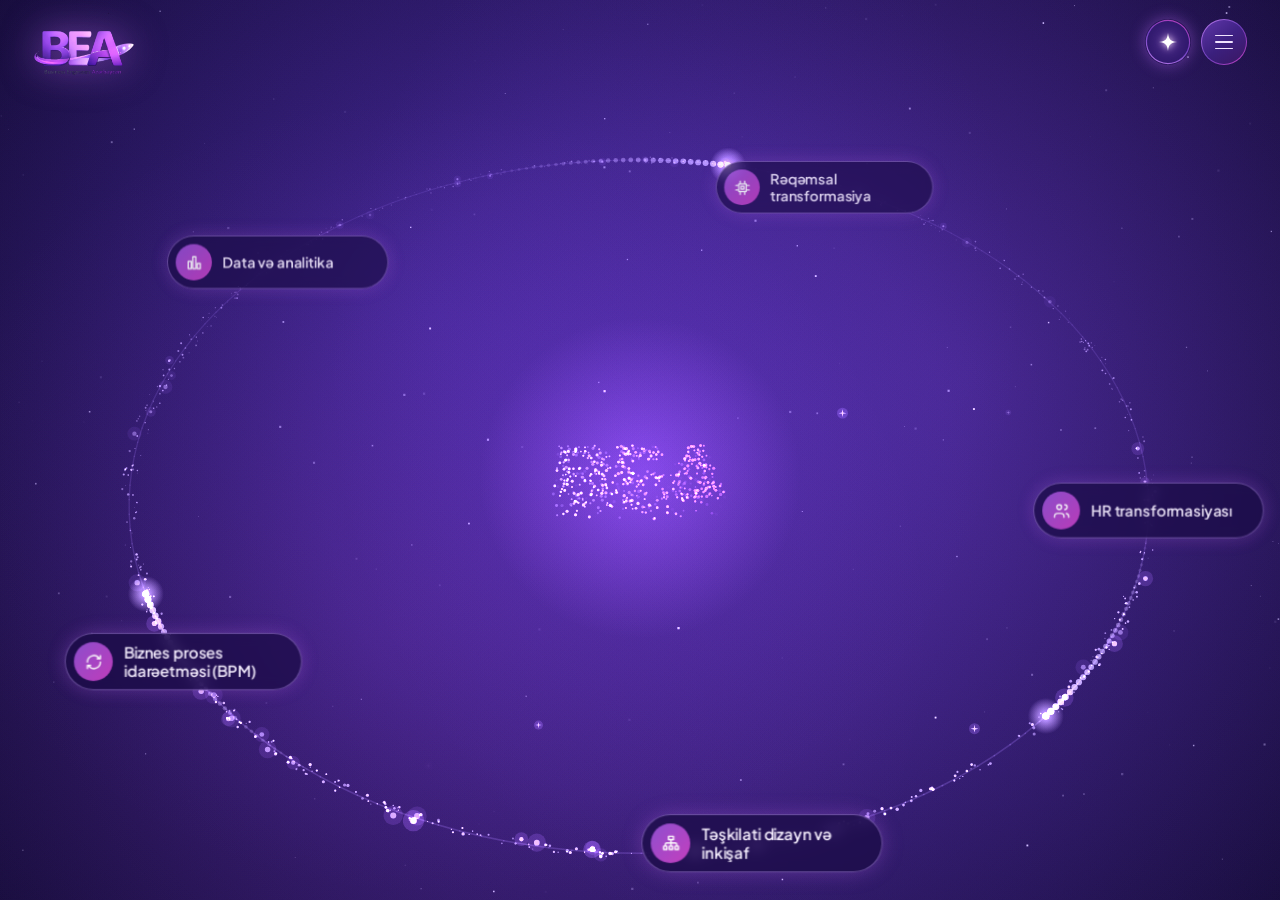
<file: index.html>
<!doctype html>
<html lang="az">
<head>
<meta charset="utf-8">
<meta name="viewport" content="width=device-width, initial-scale=1, viewport-fit=cover">
<title>Business Engineers Azerbaijan | Konsaltinq</title>
<meta name="description" content="Business Engineers Azerbaijan: HR transformasiyası, təşkilati dizayn və inkişaf, biznes proses idarəetməsi (BPM), data və analitika, rəqəmsal transformasiya üzrə konsaltinq.">
<meta name="theme-color" content="#1A0D47">
<link rel="icon" href="assets/bea-logo.png">
<link rel="preconnect" href="https://fonts.googleapis.com">
<link rel="preconnect" href="https://fonts.gstatic.com" crossorigin>
<link rel="stylesheet" href="https://fonts.googleapis.com/css2?family=Plus+Jakarta+Sans:wght@500;600;700&family=Inter:wght@400;500&display=swap">
<link rel="stylesheet" href="styles.css?v=23logos">
</head>
<body>
<a class="skip" href="#labels">Xidmətlərə keç</a>

<header class="top">
  <button id="menu" class="burger" type="button" aria-label="Menyunu aç" aria-expanded="false" aria-controls="scene-nav">
    <span></span><span></span><span></span>
  </button>
  <button id="starBtn" class="starb2" type="button" aria-label="Komandamız" aria-expanded="false" aria-controls="scene-team">
    <svg class="ring" viewBox="0 0 48 48" aria-hidden="true">
      <defs><linearGradient id="stRim" x1="0" y1="0" x2="1" y2="1"><stop offset="0" stop-color="#C080F0"/><stop offset=".5" stop-color="#7040C0"/><stop offset="1" stop-color="#C43FBE"/></linearGradient></defs>
      <circle class="disc" cx="24" cy="24" r="22.5"/>
      <circle class="rim" cx="24" cy="24" r="22.5" pathLength="100"/>
    </svg>
    <span class="fly" aria-hidden="true"><span class="trail"></span><svg class="st" viewBox="-20 -20 40 40"><path d="M0-14C1.2-4 4-1.2 14 0C4 1.2 1.2 4 0 14C-1.2 4-4 1.2-14 0C-4-1.2-1.2-4 0-14Z"/></svg></span>
  </button>
  <a class="brand" href="./" aria-label="Business Engineers Azerbaijan, ana səhifə"><img src="assets/bea-logo.png" alt="Business Engineers Azerbaijan"></a>
</header>

<main>
  <section id="scene-orbit" class="scene on" aria-label="Xidmət orbiti">
    <div class="bg" aria-hidden="true"></div>
    <canvas id="orbitCv" aria-hidden="true"></canvas>
    <div class="grain" aria-hidden="true"></div>
    <h1 class="sr-only">Business Engineers Azerbaijan: konsaltinq xidmətləri</h1>
    <div id="labels" role="group" aria-label="Beş xidmət istiqaməti orbitdə fırlanır. Birini seçin."></div>
    <button id="core" class="core ring" type="button" aria-label="BEA-nı kəşf et">
      <svg class="rtext" viewBox="0 0 200 200" aria-hidden="true"><defs><path id="corePath" d="M100,100 m-80,0 a80,80 0 1,1 160,0 a80,80 0 1,1 -160,0"/></defs><text><textPath href="#corePath" textLength="500" lengthAdjust="spacing">BEA-NI KƏŞF ET  •  BEA-NI KƏŞF ET  •  </textPath></text></svg>
      <span class="dot"><svg viewBox="0 0 24 24" aria-hidden="true"><path d="M5 12h14M13 6l6 6-6 6" fill="none" stroke="currentColor" stroke-width="1.8" stroke-linecap="round" stroke-linejoin="round"/></svg></span>
    </button>

    <aside id="svcPanel" class="panel svc" role="dialog" aria-labelledby="svcTitle" aria-hidden="true">
      <button class="x" type="button" id="svcClose" aria-label="Bağla"><span></span><span></span></button>
      <p class="eyebrow" id="svcCat"></p>
      <h2 id="svcTitle"></h2>
      <p id="svcDesc"></p>
      <ul class="subs" id="svcSubs"></ul>
      <p class="outcome" id="svcOut"></p>
      <p class="meta" id="svcMeta"></p>
      <div class="row">
        <button class="cta" type="button" id="svcCta">Konsultasiya sifariş et</button>
      </div>
    </aside>
  </section>

  <section id="scene-nav" class="scene" aria-label="Naviqasiya" aria-hidden="true">
    <div class="bg navbg" aria-hidden="true"></div>
    <svg id="navSvg" xmlns="http://www.w3.org/2000/svg" role="tablist" aria-label="Bölmələr">
      <g id="navArcs" aria-hidden="true"></g>
      <g id="navChips"></g>
    </svg>
    <button id="back" class="back" type="button"><i aria-hidden="true">←</i> Orbitə qayıt</button>
    <div class="navfoot"><a href="mailto:info@bea.az">info@bea.az</a><span aria-hidden="true">·</span><a href="tel:+994504441050">+994 50 444 10 50</a></div>
    <article id="navPanel" class="panel nav" tabindex="-1" aria-live="polite"></article>
  </section>

  <section id="scene-team" class="scene" aria-label="Komandamız" aria-hidden="true">
    <div class="bg" aria-hidden="true"></div>
    <canvas id="teamCv" aria-hidden="true"></canvas>
    <div class="grain" aria-hidden="true"></div>
    <div id="tmInfo" class="tm-info" aria-live="polite">
      <p class="tm-eye">Komandamız</p>
      <h2 id="tmName"></h2>
      <p id="tmRole" class="tm-role"></p>
      <p id="tmBio" class="tm-bio"></p>
    </div>
    <div id="tmNav" class="tm-nav" role="tablist" aria-label="Komanda üzvləri"></div>
  </section>
</main>

<script src="data.js?v=17team"></script>
<script src="app.js?v=23logos"></script>
<script src="team.js?v=21webp"></script>
</body>
</html>
</file>
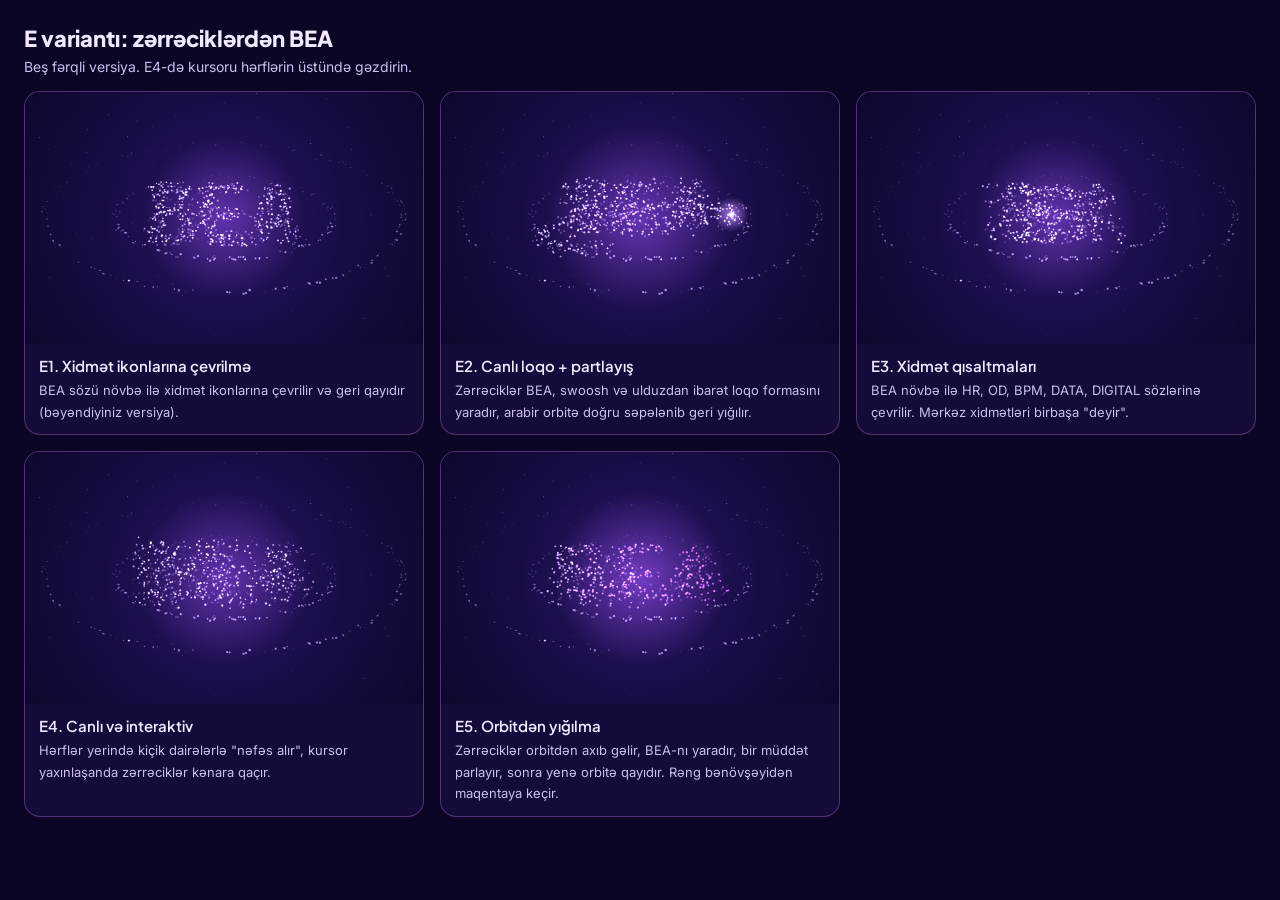
<file: preview/center-e.html>
<!doctype html>
<html lang="az">
<head>
<meta charset="utf-8">
<meta name="viewport" content="width=device-width, initial-scale=1">
<title>E variantının versiyaları</title>
<link rel="stylesheet" href="https://fonts.googleapis.com/css2?family=Plus+Jakarta+Sans:wght@600;800&family=Inter:wght@400;600&display=swap">
<style>
  body{margin:0;background:#0B0626;color:#F2E8FF;font-family:Inter,system-ui,sans-serif;padding:24px}
  h1{font:800 22px 'Plus Jakarta Sans',sans-serif;margin:0 0 6px}
  p.s{margin:0 0 16px;color:#CDBDF0;font-size:14px}
  .g{display:grid;grid-template-columns:repeat(auto-fit,minmax(340px,1fr));gap:16px}
  .c{border:1px solid rgba(192,128,240,.35);border-radius:16px;overflow:hidden;background:#140B3A}
  canvas{display:block;width:100%;height:auto;cursor:crosshair}
  .c div{padding:12px 14px}
  .c b{display:block;font:600 15px 'Plus Jakarta Sans',sans-serif;margin-bottom:4px}
  .c span{font-size:13px;color:#CDBDF0;line-height:1.5}
</style>
</head>
<body>
<h1>E variantı: zərrəciklərdən BEA</h1>
<p class="s">Beş fərqli versiya. E4-də kursoru hərflərin üstündə gəzdirin.</p>
<div class="g" id="g"></div>
<script>
(function () {
  var D = [
    ['E1. Xidmət ikonlarına çevrilmə', 'BEA sözü növbə ilə xidmət ikonlarına çevrilir və geri qayıdır (bəyəndiyiniz versiya).'],
    ['E2. Canlı loqo + partlayış', 'Zərrəciklər BEA, swoosh və ulduzdan ibarət loqo formasını yaradır, arabir orbitə doğru səpələnib geri yığılır.'],
    ['E3. Xidmət qısaltmaları', 'BEA növbə ilə HR, OD, BPM, DATA, DIGITAL sözlərinə çevrilir. Mərkəz xidmətləri birbaşa "deyir".'],
    ['E4. Canlı və interaktiv', 'Hərflər yerində kiçik dairələrlə "nəfəs alır", kursor yaxınlaşanda zərrəciklər kənara qaçır.'],
    ['E5. Orbitdən yığılma', 'Zərrəciklər orbitdən axıb gəlir, BEA-nı yaradır, bir müddət parlayır, sonra yenə orbitə qayıdır. Rəng bənövşəyidən maqentaya keçir.']
  ];
  var g = document.getElementById('g'), C = [], M = [];
  D.forEach(function (d, i) {
    var c = document.createElement('div'); c.className = 'c';
    var cv = document.createElement('canvas'); cv.width = 600; cv.height = 380; c.appendChild(cv);
    var t = document.createElement('div'); var b = document.createElement('b'); b.textContent = d[0]; var s = document.createElement('span'); s.textContent = d[1];
    t.appendChild(b); t.appendChild(s); c.appendChild(t); g.appendChild(c); C.push(cv.getContext('2d'));
    var m = { x: -999, y: -999 }; M.push(m);
    cv.addEventListener('pointermove', function (e) { var r = cv.getBoundingClientRect(); m.x = (e.clientX - r.left) / r.width * 600; m.y = (e.clientY - r.top) / r.height * 380; });
    cv.addEventListener('pointerleave', function () { m.x = -999; m.y = -999; });
  });
  var W = 600, H = 380, cx = 300, cy = 190, TAU = Math.PI * 2;
  function rnd(a, b) { return a + Math.random() * (b - a); }
  var stars = []; for (var i = 0; i < 70; i++) stars.push([Math.random() * W, Math.random() * H, rnd(.3, 1.3), Math.random() * 6]);
  var dust = []; for (i = 0; i < 320; i++) dust.push([i % 2, Math.random() * TAU, rnd(-6, 6), rnd(.4, 1.5)]);
  var R = [[165, 62], [270, 112]];
  function bg(x, t) {
    var gr = x.createRadialGradient(cx, cy, 0, cx, cy, 400); gr.addColorStop(0, '#2B1668'); gr.addColorStop(.45, '#1A0D47'); gr.addColorStop(1, '#0B0626');
    x.fillStyle = gr; x.fillRect(0, 0, W, H); x.globalCompositeOperation = 'lighter';
    stars.forEach(function (s) { x.fillStyle = 'rgba(255,255,255,' + (.2 + .3 * (.5 + .5 * Math.sin(t + s[3]))).toFixed(2) + ')'; x.fillRect(s[0], s[1], s[2], s[2]); });
    dust.forEach(function (q) { var rg = R[q[0]], th = q[1] + t * (q[0] ? .03 : -.04), d = (Math.sin(th) + 1) / 2; x.fillStyle = 'rgba(238,218,255,' + (.18 + .4 * d).toFixed(2) + ')'; x.beginPath(); x.arc(cx + (rg[0] + q[2]) * Math.cos(th), cy + (rg[1] + q[2] * .5) * Math.sin(th), q[3] * (.6 + .6 * d), 0, TAU); x.fill(); });
    x.globalCompositeOperation = 'source-over';
  }
  function halo(x, r, a) { x.globalCompositeOperation = 'lighter'; var h = x.createRadialGradient(cx, cy, 0, cx, cy, r); h.addColorStop(0, 'rgba(176,96,224,' + a + ')'); h.addColorStop(1, 'rgba(176,96,224,0)'); x.fillStyle = h; x.beginPath(); x.arc(cx, cy, r, 0, TAU); x.fill(); x.globalCompositeOperation = 'source-over'; }
  function dot(x, X, Y, r, col, a) { x.fillStyle = 'rgba(' + col + ',' + Math.max(0, Math.min(1, a)).toFixed(2) + ')'; x.beginPath(); x.arc(X, Y, r, 0, TAU); x.fill(); }
  function star4(x, X, Y, r, a) { x.beginPath(); x.moveTo(X, Y - r); x.quadraticCurveTo(X + r * .12, Y - r * .12, X + r, Y); x.quadraticCurveTo(X + r * .12, Y + r * .12, X, Y + r); x.quadraticCurveTo(X - r * .12, Y + r * .12, X - r, Y); x.quadraticCurveTo(X - r * .12, Y - r * .12, X, Y - r); x.fillStyle = 'rgba(255,250,255,' + a + ')'; x.fill(); }

  /* sample shapes into point clouds */
  function sample(draw, step) {
    var o = document.createElement('canvas'); o.width = 260; o.height = 140; var c = o.getContext('2d');
    c.fillStyle = '#fff'; c.strokeStyle = '#fff'; c.lineCap = 'round'; draw(c);
    var d = c.getImageData(0, 0, 260, 140).data, P = [];
    for (var y = 0; y < 140; y += step) for (var xx = 0; xx < 260; xx += step) if (d[(y * 260 + xx) * 4 + 3] > 128) P.push([xx - 130, y - 70]);
    return P.length ? P : [[0, 0]];
  }
  function word(w, size) { return sample(function (c) { c.font = "800 " + size + "px 'Plus Jakarta Sans', 'Arial Black', Arial, sans-serif"; c.textAlign = 'center'; c.textBaseline = 'middle'; c.fillText(w, 130, 72); }, 3); }
  var BEA = word('BEA', 96);
  var ICONS = [
    sample(function (c) { c.lineWidth = 8; c.beginPath(); c.arc(105, 46, 18, 0, TAU); c.stroke(); c.beginPath(); c.arc(105, 118, 40, Math.PI, TAU); c.stroke(); c.beginPath(); c.arc(158, 50, 14, 0, TAU); c.stroke(); c.beginPath(); c.arc(158, 112, 30, Math.PI * 1.1, TAU); c.stroke(); }, 3),
    sample(function (c) { c.fillRect(82, 70, 26, 52); c.fillRect(118, 26, 26, 96); c.fillRect(154, 54, 26, 68); }, 3),
    sample(function (c) { c.lineWidth = 8; c.beginPath(); c.arc(130, 70, 44, .4, Math.PI * 1.9); c.stroke(); c.beginPath(); c.moveTo(174, 28); c.lineTo(176, 56); c.lineTo(148, 54); c.stroke(); }, 3)
  ];
  var ABBR = [word('HR', 92), word('OD', 92), word('BPM', 84), word('DATA', 70), word('DIGITAL', 46)];
  var LOGO = sample(function (c) {
    c.font = "800 84px 'Plus Jakarta Sans', 'Arial Black', Arial, sans-serif"; c.textAlign = 'center'; c.textBaseline = 'middle'; c.fillText('BEA', 130, 64);
    c.lineWidth = 7; c.beginPath(); c.ellipse(130, 82, 116, 22, -0.12, Math.PI * 0.62, Math.PI * 2.08); c.stroke();
    c.beginPath(); c.moveTo(232, 52); c.lineTo(236, 62); c.lineTo(246, 66); c.lineTo(236, 70); c.lineTo(232, 80); c.lineTo(228, 70); c.lineTo(218, 66); c.lineTo(228, 62); c.closePath(); c.fill();
  }, 3);
  function pick(P, i, N) { return P[Math.floor(i * P.length / N)]; }
  function mk(n) { var a = []; for (var i = 0; i < n; i++) a.push({ x: rnd(-200, 200), y: rnd(-120, 120), ph: Math.random() * 6, r: rnd(1, 1.6), o: Math.random() * TAU }); return a; }
  function ease(f) { f = Math.max(0, Math.min(1, f)); return f < .5 ? 2 * f * f : 1 - Math.pow(-2 * f + 2, 2) / 2; }
  var S = 1.35;
  var P1 = mk(700), P2 = mk(800), P3 = mk(700), P4 = mk(700), P5 = mk(700);

  var V = [
    /* E1 */
    function (x, t) {
      var seq = [BEA, ICONS[0], BEA, ICONS[1], BEA, ICONS[2]], cyc = t / 2.8, k = Math.floor(cyc) % seq.length, ph = cyc - Math.floor(cyc);
      var A = seq[k], B = seq[(k + 1) % seq.length], e = ease((ph - .6) / .4), N = P1.length;
      halo(x, 120, .3); x.globalCompositeOperation = 'lighter';
      P1.forEach(function (p, i) { var a = pick(A, i, N), b = pick(B, i, N); p.x += (a[0] + (b[0] - a[0]) * e - p.x) * .12; p.y += (a[1] + (b[1] - a[1]) * e - p.y) * .12; dot(x, cx + p.x * S, cy + p.y * S, p.r, '240,222,255', .55 + .4 * Math.sin(t * 3 + p.ph)); });
      x.globalCompositeOperation = 'source-over';
    },
    /* E2 */
    function (x, t) {
      var cyc = (t % 7) / 7, N = P2.length;
      halo(x, 140, .32); x.globalCompositeOperation = 'lighter';
      P2.forEach(function (p, i) {
        var a = pick(LOGO, i, N), tx = a[0], ty = a[1];
        if (cyc > .62 && cyc < .82) { var th = p.o + t * .4, rg = R[i % 2]; tx = (rg[0] * Math.cos(th)) / S; ty = (rg[1] * Math.sin(th)) / S; }
        var k = cyc > .62 && cyc < .82 ? .06 : .09;
        p.x += (tx - p.x) * k; p.y += (ty - p.y) * k;
        var col = a[0] > 90 && a[1] < 10 ? '255,248,255' : '235,212,255';
        dot(x, cx + p.x * S, cy + p.y * S, p.r, col, .6 + .35 * Math.sin(t * 3 + p.ph));
      });
      x.globalCompositeOperation = 'source-over';
      if (cyc < .6) { var sx = cx + 102 * S, sy = cy - 4 * S; halo2(x, sx, sy, 26, .5 + .3 * Math.sin(t * 4)); star4(x, sx, sy, 7 + 2 * Math.sin(t * 4), .9); }
    },
    /* E3 */
    function (x, t) {
      var seq = [BEA, ABBR[0], BEA, ABBR[1], BEA, ABBR[2], BEA, ABBR[3], BEA, ABBR[4]], cyc = t / 2.4, k = Math.floor(cyc) % seq.length, ph = cyc - Math.floor(cyc);
      var A = seq[k], B = seq[(k + 1) % seq.length], e = ease((ph - .6) / .4), N = P3.length;
      halo(x, 120, .3); x.globalCompositeOperation = 'lighter';
      P3.forEach(function (p, i) { var a = pick(A, i, N), b = pick(B, i, N); p.x += (a[0] + (b[0] - a[0]) * e - p.x) * .12; p.y += (a[1] + (b[1] - a[1]) * e - p.y) * .12; dot(x, cx + p.x * S, cy + p.y * S, p.r, '240,222,255', .55 + .4 * Math.sin(t * 3 + p.ph)); });
      x.globalCompositeOperation = 'source-over';
    },
    /* E4 */
    function (x, t, m) {
      var N = P4.length; halo(x, 130, .32 + .06 * Math.sin(t * 1.5)); x.globalCompositeOperation = 'lighter';
      P4.forEach(function (p, i) {
        var a = pick(BEA, i, N), sw = 2.2 + 1.2 * Math.sin(p.ph), tx = a[0] + Math.cos(t * 1.6 + p.o) * sw, ty = a[1] + Math.sin(t * 1.6 + p.o) * sw;
        var px = cx + p.x * S, py = cy + p.y * S, dx = px - m.x, dy = py - m.y, dd = Math.hypot(dx, dy);
        if (dd < 70) { var f = (1 - dd / 70) * 16; p.x += dx / dd * f / S; p.y += dy / dd * f / S; }
        p.x += (tx - p.x) * .08; p.y += (ty - p.y) * .08;
        dot(x, cx + p.x * S, cy + p.y * S, p.r, '240,222,255', .55 + .4 * Math.sin(t * 3 + p.ph));
      });
      x.globalCompositeOperation = 'source-over';
    },
    /* E5 */
    function (x, t) {
      var cyc = (t % 8) / 8, N = P5.length, gather = cyc < .3 ? ease(cyc / .3) : cyc < .75 ? 1 : 1 - ease((cyc - .75) / .25);
      halo(x, 130, .15 + .25 * gather); x.globalCompositeOperation = 'lighter';
      P5.forEach(function (p, i) {
        var a = pick(BEA, i, N), rg = R[i % 2], th = p.o + t * (i % 2 ? .05 : -.07), ox = rg[0] * Math.cos(th) / S, oy = rg[1] * Math.sin(th) / S;
        var lag = Math.max(0, Math.min(1, gather * 1.25 - (i / N) * .25));
        var tx = ox + (a[0] - ox) * lag, ty = oy + (a[1] - oy) * lag;
        p.x += (tx - p.x) * .2; p.y += (ty - p.y) * .2;
        var f = (a[0] + 130) / 260, col = Math.round(235 + (232 - 235) * f) + ',' + Math.round(218 - 110 * f) + ',' + Math.round(255 - 20 * f);
        dot(x, cx + p.x * S, cy + p.y * S, p.r * (0.8 + .3 * lag), col, (.45 + .45 * Math.sin(t * 3 + p.ph)) * (.6 + .4 * lag));
      });
      x.globalCompositeOperation = 'source-over';
    }
  ];
  function halo2(x, X, Y, r, a) { x.globalCompositeOperation = 'lighter'; var h = x.createRadialGradient(X, Y, 0, X, Y, r); h.addColorStop(0, 'rgba(220,170,255,' + a + ')'); h.addColorStop(1, 'rgba(220,170,255,0)'); x.fillStyle = h; x.beginPath(); x.arc(X, Y, r, 0, TAU); x.fill(); x.globalCompositeOperation = 'source-over'; }
  var L = null, T = 0;
  function frame(n) {
    if (L === null) L = n;
    T += Math.max(0, Math.min(0.1, (n - L) / 1000)); L = n;
    C.forEach(function (x, i) { try { bg(x, T); V[i](x, T, M[i]); } catch (err) { console.error(err); } });
    requestAnimationFrame(frame);
  }
  requestAnimationFrame(frame);
})();
</script>
</body>
</html>
</file>
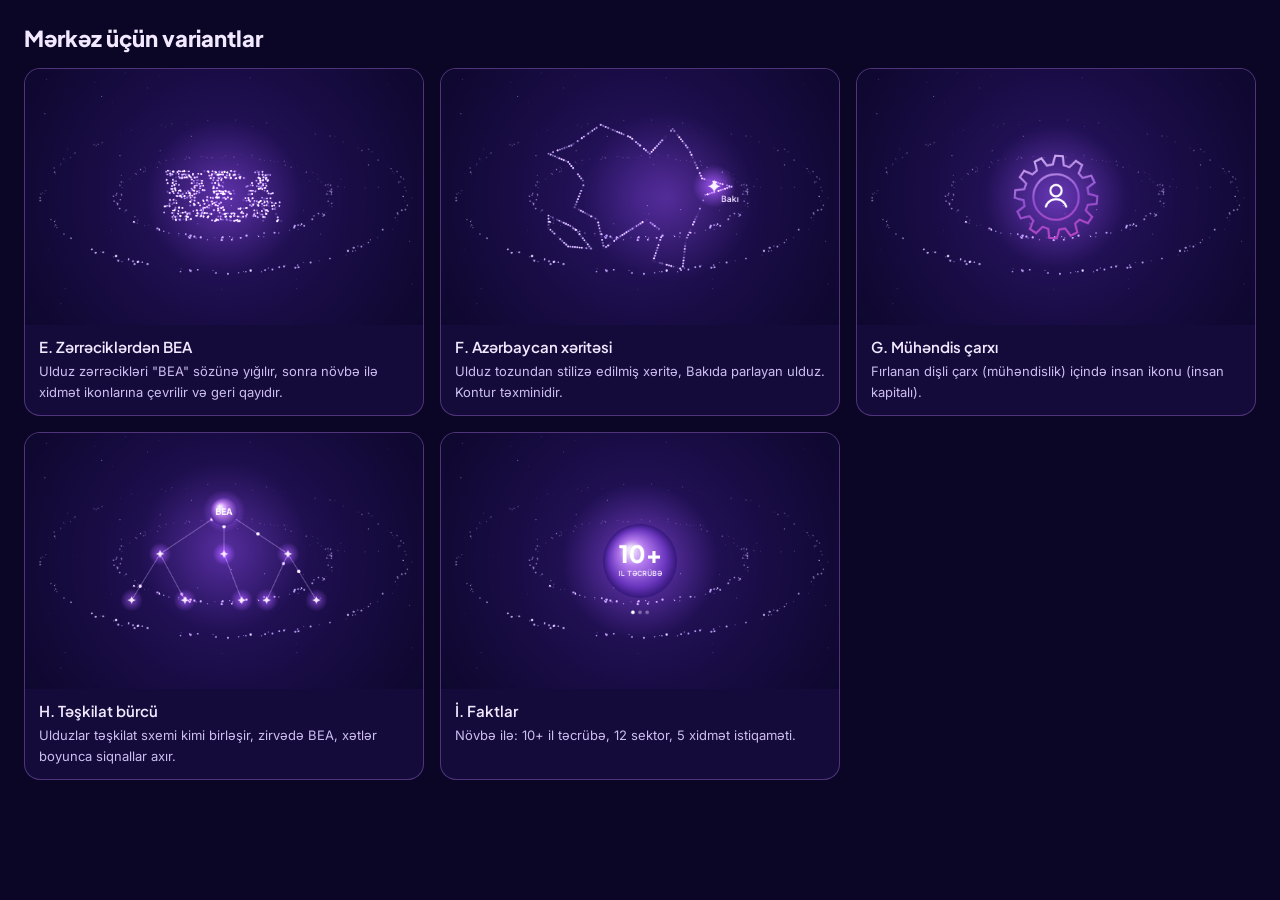
<file: preview/centers.html>
<!doctype html>
<html lang="az">
<head>
<meta charset="utf-8">
<meta name="viewport" content="width=device-width, initial-scale=1">
<title>Mərkəz variantları</title>
<link rel="stylesheet" href="https://fonts.googleapis.com/css2?family=Plus+Jakarta+Sans:wght@600;800&family=Inter:wght@400;600&display=swap">
<style>
  body{margin:0;background:#0B0626;color:#F2E8FF;font-family:Inter,system-ui,sans-serif;padding:24px}
  h1{font:800 22px 'Plus Jakarta Sans',sans-serif;margin:0 0 16px}
  .g{display:grid;grid-template-columns:repeat(auto-fit,minmax(320px,1fr));gap:16px}
  .c{border:1px solid rgba(192,128,240,.35);border-radius:16px;overflow:hidden;background:#140B3A}
  canvas{display:block;width:100%;height:auto}
  .c div{padding:12px 14px}
  .c b{display:block;font:600 15px 'Plus Jakarta Sans',sans-serif;margin-bottom:4px}
  .c span{font-size:13px;color:#CDBDF0;line-height:1.5}
</style>
</head>
<body>
<h1>Mərkəz üçün variantlar</h1>
<div class="g" id="g"></div>
<script>
(function () {
  var D = [
    ['E. Zərrəciklərdən BEA', 'Ulduz zərrəcikləri "BEA" sözünə yığılır, sonra növbə ilə xidmət ikonlarına çevrilir və geri qayıdır.'],
    ['F. Azərbaycan xəritəsi', 'Ulduz tozundan stilizə edilmiş xəritə, Bakıda parlayan ulduz. Kontur təxminidir.'],
    ['G. Mühəndis çarxı', 'Fırlanan dişli çarx (mühəndislik) içində insan ikonu (insan kapitalı).'],
    ['H. Təşkilat bürcü', 'Ulduzlar təşkilat sxemi kimi birləşir, zirvədə BEA, xətlər boyunca siqnallar axır.'],
    ['İ. Faktlar', 'Növbə ilə: 10+ il təcrübə, 12 sektor, 5 xidmət istiqaməti.']
  ];
  var g = document.getElementById('g'), C = [];
  D.forEach(function (d) {
    var c = document.createElement('div'); c.className = 'c';
    var cv = document.createElement('canvas'); cv.width = 560; cv.height = 360; c.appendChild(cv);
    var t = document.createElement('div'); var b = document.createElement('b'); b.textContent = d[0]; var s = document.createElement('span'); s.textContent = d[1];
    t.appendChild(b); t.appendChild(s); c.appendChild(t); g.appendChild(c); C.push(cv.getContext('2d'));
  });
  var W = 560, H = 360, cx = 280, cy = 180, TAU = Math.PI * 2;
  var stars = []; for (var i = 0; i < 60; i++) stars.push([Math.random() * W, Math.random() * H, Math.random() + 0.3, Math.random() * 6]);
  var dust = []; for (i = 0; i < 300; i++) dust.push([i % 2, Math.random() * TAU, (Math.random() - 0.5) * 12, Math.random() * 1.1 + 0.4]);
  var R = [[150, 58], [255, 106]];
  function bg(x, t) {
    var gr = x.createRadialGradient(cx, cy, 0, cx, cy, 380); gr.addColorStop(0, '#2B1668'); gr.addColorStop(0.45, '#1A0D47'); gr.addColorStop(1, '#0B0626');
    x.fillStyle = gr; x.fillRect(0, 0, W, H); x.globalCompositeOperation = 'lighter';
    stars.forEach(function (s) { x.fillStyle = 'rgba(255,255,255,' + (0.2 + 0.3 * (0.5 + 0.5 * Math.sin(t + s[3]))).toFixed(2) + ')'; x.fillRect(s[0], s[1], s[2], s[2]); });
    dust.forEach(function (q) { var rg = R[q[0]], th = q[1] + t * (q[0] ? 0.03 : -0.04), x2 = cx + (rg[0] + q[2]) * Math.cos(th), y2 = cy + (rg[1] + q[2] * 0.5) * Math.sin(th), d = (Math.sin(th) + 1) / 2; x.fillStyle = 'rgba(238,218,255,' + (0.2 + 0.45 * d).toFixed(2) + ')'; x.beginPath(); x.arc(x2, y2, q[3] * (0.6 + 0.6 * d), 0, TAU); x.fill(); });
    x.globalCompositeOperation = 'source-over';
  }
  function halo(x, X, Y, r, a) { x.globalCompositeOperation = 'lighter'; var h = x.createRadialGradient(X, Y, 0, X, Y, r); h.addColorStop(0, 'rgba(176,96,224,' + a + ')'); h.addColorStop(1, 'rgba(176,96,224,0)'); x.fillStyle = h; x.beginPath(); x.arc(X, Y, r, 0, TAU); x.fill(); x.globalCompositeOperation = 'source-over'; }
  function star4(x, X, Y, r, a) { if (r <= 0) return; x.beginPath(); x.moveTo(X, Y - r); x.quadraticCurveTo(X + r * 0.12, Y - r * 0.12, X + r, Y); x.quadraticCurveTo(X + r * 0.12, Y + r * 0.12, X, Y + r); x.quadraticCurveTo(X - r * 0.12, Y + r * 0.12, X - r, Y); x.quadraticCurveTo(X - r * 0.12, Y - r * 0.12, X, Y - r); x.fillStyle = 'rgba(255,250,255,' + a + ')'; x.fill(); }
  function dot(x, X, Y, r, a) { x.fillStyle = 'rgba(240,222,255,' + Math.max(0, a).toFixed(2) + ')'; x.beginPath(); x.arc(X, Y, r, 0, TAU); x.fill(); }

  /* E: particles morph between BEA and service icons */
  function sample(draw) {
    var o = document.createElement('canvas'); o.width = 200; o.height = 110; var c = o.getContext('2d');
    c.fillStyle = '#fff'; c.strokeStyle = '#fff'; draw(c);
    var d = c.getImageData(0, 0, 200, 110).data, P = [];
    for (var y = 0; y < 110; y += 3) for (var x = 0; x < 200; x += 3) if (d[(y * 200 + x) * 4 + 3] > 128) P.push([x - 100, y - 55]);
    return P.length ? P : [[0, 0]];
  }
  var shapes = [
    sample(function (c) { c.font = "900 76px 'Arial Black', Arial, sans-serif"; c.textAlign = 'center'; c.textBaseline = 'middle'; c.fillText('BEA', 100, 58); }),
    sample(function (c) { c.lineWidth = 7; c.beginPath(); c.arc(80, 38, 16, 0, TAU); c.stroke(); c.beginPath(); c.arc(80, 100, 34, Math.PI, TAU); c.stroke(); c.beginPath(); c.arc(126, 42, 12, 0, TAU); c.stroke(); c.beginPath(); c.arc(126, 96, 26, Math.PI * 1.1, TAU); c.stroke(); }),
    sample(function (c) { c.fillRect(56, 58, 22, 44); c.fillRect(90, 20, 22, 82); c.fillRect(124, 44, 22, 58); }),
    sample(function (c) { c.lineWidth = 7; c.beginPath(); c.arc(100, 56, 36, 0.4, Math.PI * 1.9); c.stroke(); c.beginPath(); c.moveTo(136, 22); c.lineTo(138, 46); c.lineTo(114, 44); c.stroke(); })
  ];
  var N = 650, parts = []; for (i = 0; i < N; i++) parts.push({ x: (Math.random() - 0.5) * 300, y: (Math.random() - 0.5) * 200, ph: Math.random() * 6 });
  var seq = [0, 1, 0, 2, 0, 3];

  /* F: stylised Azerbaijan outline (approximate) */
  var AZ = [[44.8,41.2],[45.5,41.4],[46.4,41.9],[46.7,41.8],[47.3,41.6],[47.9,41.2],[48.6,41.8],[49.1,41.3],[49.5,40.6],[50.4,40.4],[49.6,40.2],[49.4,39.8],[49.0,39.1],[48.9,38.4],[48.0,38.6],[48.3,39.3],[47.8,39.6],[47.0,39.2],[46.5,38.9],[46.3,39.6],[45.6,39.9],[45.9,40.5],[45.4,41.0],[44.8,41.2]];
  var NX = [[44.8,39.7],[45.6,39.4],[46.1,38.9],[45.4,38.95],[44.8,39.4],[44.8,39.7]];
  function azPts(poly) { var P = []; for (var i = 0; i < poly.length - 1; i++) { var a = poly[i], b = poly[i + 1], n = Math.max(3, Math.round(Math.hypot(b[0] - a[0], b[1] - a[1]) * 14)); for (var k = 0; k < n; k++) { var f = k / n; P.push([a[0] + (b[0] - a[0]) * f, a[1] + (b[1] - a[1]) * f, Math.random() * 6]); } } return P; }
  var azA = azPts(AZ).concat(azPts(NX));
  function azXY(p) { return [cx + (p[0] - 47.6) * 46, cy - (p[1] - 40.15) * 58]; }

  /* H: org-chart constellation */
  var org = [[0,-70],[-90,-10],[0,-10],[90,-10],[-130,55],[-55,55],[25,55],[60,55],[130,55]], edges = [[0,1],[0,2],[0,3],[1,4],[1,5],[2,6],[3,7],[3,8]];

  var V = [
    function (x, t) {
      var cyc = Math.max(0, t) / 2.6, k = Math.floor(cyc) % seq.length, ph = cyc % 1, A = shapes[seq[k]], B = shapes[seq[(k + 1) % seq.length]];
      var f = ph < 0.55 ? 0 : (ph - 0.55) / 0.45, e = f < 0.5 ? 2 * f * f : 1 - Math.pow(-2 * f + 2, 2) / 2;
      halo(x, cx, cy, 110, 0.3); x.globalCompositeOperation = 'lighter';
      parts.forEach(function (p, i) { var a = A[Math.floor(i * A.length / N)], b = B[Math.floor(i * B.length / N)], tx = a[0] + (b[0] - a[0]) * e, ty = a[1] + (b[1] - a[1]) * e; p.x += (tx - p.x) * 0.12; p.y += (ty - p.y) * 0.12; dot(x, cx + p.x * 1.25, cy + p.y * 1.25, 1.3, 0.55 + 0.4 * Math.sin(t * 3 + p.ph)); });
      x.globalCompositeOperation = 'source-over';
    },
    function (x, t) {
      halo(x, cx + 40, cy, 120, 0.25); x.globalCompositeOperation = 'lighter';
      azA.forEach(function (p) { var q = azXY(p); dot(x, q[0], q[1], 1.4, 0.45 + 0.45 * Math.sin(t * 2 + p[2])); });
      x.globalCompositeOperation = 'source-over';
      var b = azXY([49.87, 40.41]); halo(x, b[0], b[1], 30, 0.6); star4(x, b[0], b[1], 10 + 2 * Math.sin(t * 3), 0.95);
      x.font = '600 12px Inter, sans-serif'; x.fillStyle = '#E9D8FF'; x.fillText('Bakı', b[0] + 10, b[1] + 22);
    },
    function (x, t) {
      halo(x, cx, cy, 100, 0.35); x.save(); x.translate(cx, cy); x.rotate(t * 0.3);
      var n = 12, r1 = 46, r2 = 58; x.beginPath();
      for (var i = 0; i < n * 2; i++) { var a = i * Math.PI / n, r = i % 2 ? r1 : r2, a1 = a - Math.PI / n * 0.35, a2 = a + Math.PI / n * 0.35; x.lineTo(Math.cos(a1) * r, Math.sin(a1) * r); x.lineTo(Math.cos(a2) * r, Math.sin(a2) * r); }
      x.closePath(); var lg = x.createLinearGradient(-60, -60, 60, 60); lg.addColorStop(0, '#E8D2FF'); lg.addColorStop(0.5, '#9050D0'); lg.addColorStop(1, '#C43FBE');
      x.strokeStyle = lg; x.lineWidth = 3; x.stroke(); x.beginPath(); x.arc(0, 0, 32, 0, TAU); x.stroke(); x.restore();
      x.strokeStyle = '#fff'; x.lineWidth = 3; x.lineCap = 'round'; x.beginPath(); x.arc(cx, cy - 9, 8, 0, TAU); x.stroke(); x.beginPath(); x.arc(cx, cy + 18, 15, Math.PI * 1.1, Math.PI * 1.9); x.stroke();
    },
    function (x, t) {
      halo(x, cx, cy - 20, 120, 0.25); x.lineWidth = 1.2;
      edges.forEach(function (e, i) { var a = org[e[0]], b = org[e[1]]; x.strokeStyle = 'rgba(210,175,255,.45)'; x.beginPath(); x.moveTo(cx + a[0], cy + a[1]); x.lineTo(cx + b[0], cy + b[1]); x.stroke(); var u = (t * 0.6 + i * 0.17) % 1; x.globalCompositeOperation = 'lighter'; dot(x, cx + a[0] + (b[0] - a[0]) * u, cy + a[1] + (b[1] - a[1]) * u, 2.4, Math.sin(u * Math.PI)); x.globalCompositeOperation = 'source-over'; });
      org.forEach(function (p, i) {
        halo(x, cx + p[0], cy + p[1], i ? 16 : 30, 0.5);
        if (i) { star4(x, cx + p[0], cy + p[1], 6, 0.9); return; }
        var s = x.createRadialGradient(cx - 6, cy - 76, 2, cx, cy - 70, 20); s.addColorStop(0, '#F6EBFF'); s.addColorStop(0.35, '#C080F0'); s.addColorStop(1, '#4A2494');
        x.fillStyle = s; x.beginPath(); x.arc(cx, cy - 70, 20, 0, TAU); x.fill();
        x.font = "800 12px 'Plus Jakarta Sans', Arial, sans-serif"; x.textAlign = 'center'; x.textBaseline = 'middle'; x.fillStyle = '#fff'; x.fillText('BEA', cx, cy - 69); x.textAlign = 'left'; x.textBaseline = 'alphabetic';
      });
    },
    function (x, t) {
      var F = [['10+', 'il təcrübə'], ['12', 'sektor'], ['5', 'xidmət istiqaməti']], k = Math.floor(Math.max(0, t) / 3) % 3, f = (Math.max(0, t) % 3) / 3, a = f < 0.15 ? f / 0.15 : f > 0.85 ? (1 - f) / 0.15 : 1;
      halo(x, cx, cy, 110, 0.4);
      var s = x.createRadialGradient(cx - 14, cy - 16, 4, cx, cy, 52); s.addColorStop(0, 'rgba(246,235,255,.95)'); s.addColorStop(0.3, '#B57BEF'); s.addColorStop(0.75, '#6A36BE'); s.addColorStop(1, '#35187A');
      x.fillStyle = s; x.beginPath(); x.arc(cx, cy, 52, 0, TAU); x.fill();
      x.globalAlpha = a; x.textAlign = 'center'; x.textBaseline = 'middle'; x.fillStyle = '#fff'; x.font = "800 34px 'Plus Jakarta Sans', Arial, sans-serif"; x.fillText(F[k][0], cx, cy - 8);
      x.font = '600 10px Inter, sans-serif'; x.fillStyle = '#F2E6FF'; x.fillText(F[k][1].toUpperCase(), cx, cy + 18); x.globalAlpha = 1; x.textAlign = 'left'; x.textBaseline = 'alphabetic';
      for (var i = 0; i < 3; i++) { x.fillStyle = i === k ? '#fff' : 'rgba(255,255,255,.35)'; x.beginPath(); x.arc(cx - 10 + i * 10, cy + 72, 2.6, 0, TAU); x.fill(); }
    }
  ];
  var L = performance.now(), T = 0;
  function frame(n) { T += Math.max(0, (n - L) / 1000); L = n; C.forEach(function (x, i) { try { bg(x, T); V[i](x, T); } catch (err) { console.error(err); } }); requestAnimationFrame(frame); }
  requestAnimationFrame(frame);
})();
</script>
</body>
</html>
</file>
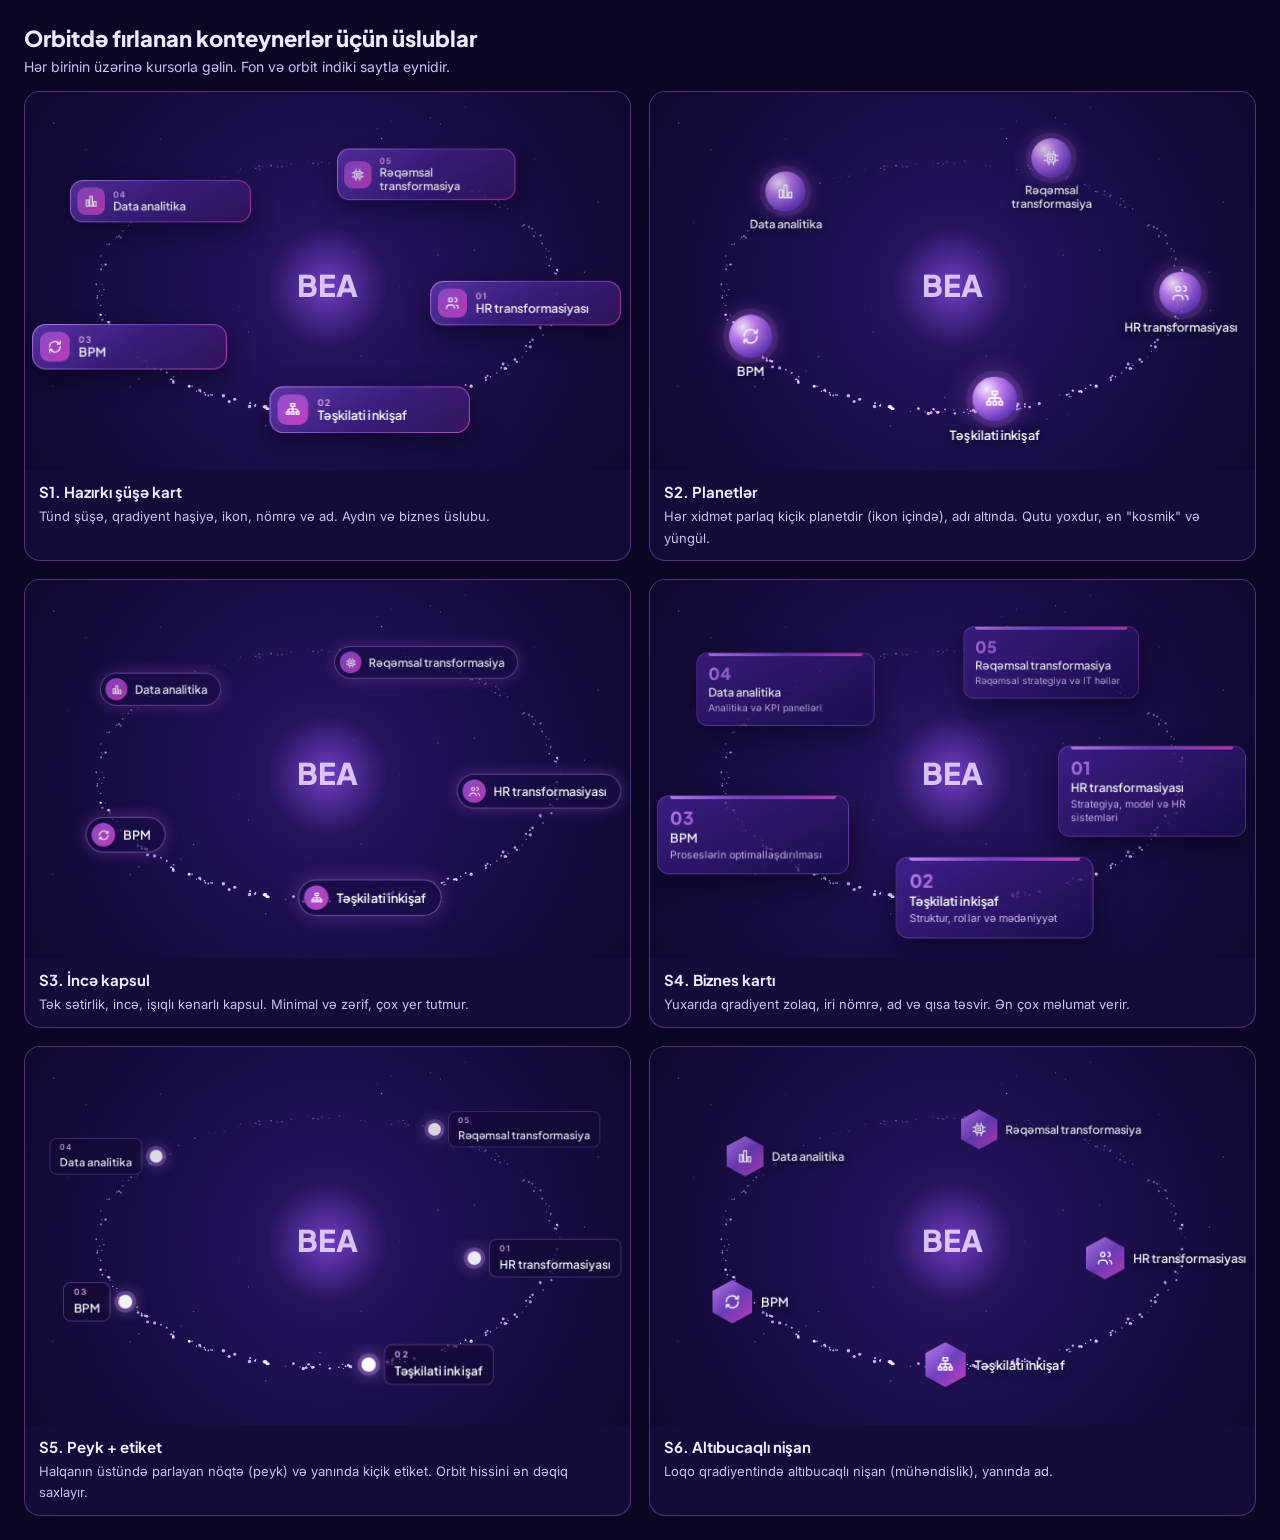
<file: preview/containers.html>
<!doctype html>
<html lang="az">
<head>
<meta charset="utf-8">
<meta name="viewport" content="width=device-width, initial-scale=1">
<title>Konteyner üslubları</title>
<link rel="stylesheet" href="https://fonts.googleapis.com/css2?family=Plus+Jakarta+Sans:wght@600;700;800&family=Inter:wght@400;500;600&display=swap">
<style>
  :root{--grad:linear-gradient(135deg,#C080F0 0%,#7040C0 50%,#C43FBE 100%);--glass:linear-gradient(150deg,rgba(70,36,150,.82),rgba(28,14,78,.86))}
  body{margin:0;background:#0B0626;color:#F2E8FF;font-family:Inter,system-ui,sans-serif;padding:24px}
  h1{font:800 22px 'Plus Jakarta Sans',sans-serif;margin:0 0 6px}
  p.s{margin:0 0 16px;color:#CDBDF0;font-size:14px}
  .g{display:grid;grid-template-columns:repeat(auto-fit,minmax(520px,1fr));gap:18px}
  .c{border:1px solid rgba(192,128,240,.35);border-radius:16px;overflow:hidden;background:#140B3A}
  .demo{position:relative;width:100%;aspect-ratio:16/10;overflow:hidden}
  .demo canvas{position:absolute;inset:0;width:100%;height:100%}
  .ov{position:absolute;inset:0}
  .it{position:absolute;left:0;top:0;will-change:transform;cursor:pointer}
  .info{padding:12px 14px}
  .info b{display:block;font:700 15px 'Plus Jakarta Sans',sans-serif;margin-bottom:4px}
  .info span{font-size:13px;color:#CDBDF0;line-height:1.5}
  svg.i{width:16px;height:16px}

  /* S1 current glass card */
  .s1{display:flex;align-items:center;gap:9px;width:178px;padding:7px 10px 7px 7px;border-radius:14px;background:var(--glass) padding-box,var(--grad) border-box;border:1px solid transparent;box-shadow:0 10px 26px rgba(4,2,18,.5)}
  .s1 .ic{width:30px;height:30px;border-radius:9px;background:linear-gradient(135deg,#9050D0,#C43FBE);display:flex;align-items:center;justify-content:center;color:#fff;flex:none}
  .s1 small{display:block;font:600 9px Inter;letter-spacing:.12em;color:#E7A9F2}
  .s1 strong{display:block;font:600 12.5px/1.2 'Plus Jakarta Sans';color:#fff}

  /* S2 planets */
  .s2{display:flex;flex-direction:column;align-items:center;gap:6px;width:130px;text-align:center}
  .s2 .orb{width:44px;height:44px;border-radius:50%;display:flex;align-items:center;justify-content:center;color:#fff;background:radial-gradient(circle at 32% 28%,#F6EBFF 0,#C080F0 30%,#7040C0 68%,#3A1A80 100%);box-shadow:0 0 0 6px rgba(192,128,240,.12),0 0 26px rgba(176,96,224,.6)}
  .s2 .orb svg{width:20px;height:20px}
  .s2 strong{font:600 12.5px/1.2 'Plus Jakarta Sans';color:#fff;text-shadow:0 2px 10px rgba(10,4,40,.9)}
  .s2:hover .orb{box-shadow:0 0 0 8px rgba(192,128,240,.2),0 0 36px rgba(200,140,255,.9)}

  /* S3 slim pill */
  .s3{display:flex;align-items:center;gap:8px;padding:5px 14px 5px 5px;border-radius:30px;background:rgba(26,12,70,.7);border:1px solid rgba(200,160,255,.45);box-shadow:0 0 18px rgba(176,96,224,.35);white-space:nowrap}
  .s3 .ic{width:24px;height:24px;border-radius:50%;background:linear-gradient(135deg,#9050D0,#C43FBE);display:flex;align-items:center;justify-content:center;color:#fff}
  .s3 .ic svg{width:13px;height:13px}
  .s3 strong{font:600 12.5px 'Plus Jakarta Sans';color:#fff}
  .s3:hover{border-color:#fff;box-shadow:0 0 26px rgba(210,160,255,.7)}

  /* S4 business card with accent bar and description */
  .s4{width:168px;padding:10px 12px 11px;border-radius:12px;background:var(--glass);border:1px solid rgba(192,128,240,.3);box-shadow:0 12px 30px rgba(4,2,18,.55);position:absolute}
  .s4::before{content:"";position:absolute;left:12px;right:12px;top:0;height:3px;border-radius:0 0 3px 3px;background:var(--grad)}
  .s4 .n{font:800 18px 'Plus Jakarta Sans';background:var(--grad);-webkit-background-clip:text;background-clip:text;color:transparent}
  .s4 strong{display:block;font:600 12.5px/1.2 'Plus Jakarta Sans';color:#fff;margin:2px 0 3px}
  .s4 em{display:block;font:400 10.5px/1.35 Inter;font-style:normal;color:#CDBDF0}

  /* S5 satellite node + label */
  .s5{display:flex;align-items:center;gap:8px;white-space:nowrap}
  .s5 .node{width:14px;height:14px;border-radius:50%;background:#fff;box-shadow:0 0 0 4px rgba(192,128,240,.35),0 0 18px rgba(220,180,255,.9);flex:none}
  .s5 .lab{padding:4px 10px;border-radius:8px;background:rgba(20,10,55,.75);border:1px solid rgba(192,128,240,.35)}
  .s5 .lab small{display:block;font:600 8.5px Inter;letter-spacing:.12em;color:#E7A9F2}
  .s5 .lab strong{font:600 12px 'Plus Jakarta Sans';color:#fff}

  /* S6 hexagon badge */
  .s6{display:flex;align-items:center;gap:9px;white-space:nowrap}
  .s6 .hex{width:40px;height:44px;clip-path:polygon(50% 0,100% 25%,100% 75%,50% 100%,0 75%,0 25%);background:var(--grad);display:flex;align-items:center;justify-content:center;color:#fff;flex:none}
  .s6 .hex svg{width:18px;height:18px}
  .s6 strong{font:600 12.5px/1.2 'Plus Jakarta Sans';color:#fff;text-shadow:0 2px 10px rgba(10,4,40,.9)}
</style>
</head>
<body>
<h1>Orbitdə fırlanan konteynerlər üçün üslublar</h1>
<p class="s">Hər birinin üzərinə kursorla gəlin. Fon və orbit indiki saytla eynidir.</p>
<div class="g" id="g"></div>
<script>
(function () {
  var SV = [
    ['01', 'HR transformasiyası', 'Strategiya, model və HR sistemləri', 'M9 7m-3 0a3 3 0 1 0 6 0a3 3 0 1 0 -6 0M3 20v-1a4 4 0 0 1 4-4h4a4 4 0 0 1 4 4v1M16 4a3 3 0 0 1 0 6M21 20v-1a4 4 0 0 0-3-3.9'],
    ['02', 'Təşkilati inkişaf', 'Struktur, rollar və mədəniyyət', 'M9 3h6v4H9zM12 7v4M5 15v-2a2 2 0 0 1 2-2h10a2 2 0 0 1 2 2v2M3 15h4v4H3zM17 15h4v4h-4zM10 15h4v4h-4zM12 11v4'],
    ['03', 'BPM', 'Proseslərin optimallaşdırılması', 'M4 12a8 8 0 0 1 14-5.3M20 4v4h-4M20 12a8 8 0 0 1-14 5.3M4 20v-4h4'],
    ['04', 'Data analitika', 'Analitika və KPI panelləri', 'M4 20V10h4v10zM10 20V4h4v16zM16 20v-7h4v7z'],
    ['05', 'Rəqəmsal transformasiya', 'Rəqəmsal strategiya və IT həllər', 'M7 7h10v10H7zM10 10h4v4h-4zM9 3v4M15 3v4M9 17v4M15 17v4M3 9h4M3 15h4M17 9h4M17 15h4']
  ];
  function icon(d) { return '<svg class="i" viewBox="0 0 24 24" fill="none" stroke="currentColor" stroke-width="1.9" stroke-linecap="round" stroke-linejoin="round"><path d="' + d + '"/></svg>'; }
  var STY = [
    ['S1. Hazırkı şüşə kart', 'Tünd şüşə, qradiyent haşiyə, ikon, nömrə və ad. Aydın və biznes üslubu.',
      function (s) { return '<div class="it s1"><span class="ic">' + icon(s[3]) + '</span><span><small>' + s[0] + '</small><strong>' + s[1] + '</strong></span></div>'; }],
    ['S2. Planetlər', 'Hər xidmət parlaq kiçik planetdir (ikon içində), adı altında. Qutu yoxdur, ən "kosmik" və yüngül.',
      function (s) { return '<div class="it s2"><span class="orb">' + icon(s[3]) + '</span><strong>' + s[1] + '</strong></div>'; }],
    ['S3. İncə kapsul', 'Tək sətirlik, incə, işıqlı kənarlı kapsul. Minimal və zərif, çox yer tutmur.',
      function (s) { return '<div class="it s3"><span class="ic">' + icon(s[3]) + '</span><strong>' + s[1] + '</strong></div>'; }],
    ['S4. Biznes kartı', 'Yuxarıda qradiyent zolaq, iri nömrə, ad və qısa təsvir. Ən çox məlumat verir.',
      function (s) { return '<div class="it s4"><div class="n">' + s[0] + '</div><strong>' + s[1] + '</strong><em>' + s[2] + '</em></div>'; }],
    ['S5. Peyk + etiket', 'Halqanın üstündə parlayan nöqtə (peyk) və yanında kiçik etiket. Orbit hissini ən dəqiq saxlayır.',
      function (s) { return '<div class="it s5"><span class="node"></span><span class="lab"><small>' + s[0] + '</small><strong>' + s[1] + '</strong></span></div>'; }],
    ['S6. Altıbucaqlı nişan', 'Loqo qradiyentində altıbucaqlı nişan (mühəndislik), yanında ad.',
      function (s) { return '<div class="it s6"><span class="hex">' + icon(s[3]) + '</span><strong>' + s[1] + '</strong></div>'; }]
  ];
  var g = document.getElementById('g'), demos = [];
  STY.forEach(function (st) {
    var c = document.createElement('div'); c.className = 'c';
    var demo = document.createElement('div'); demo.className = 'demo';
    var cv = document.createElement('canvas'); demo.appendChild(cv);
    var ov = document.createElement('div'); ov.className = 'ov'; ov.innerHTML = SV.map(st[2]).join(''); demo.appendChild(ov);
    var info = document.createElement('div'); info.className = 'info'; var b = document.createElement('b'); b.textContent = st[0]; var sp = document.createElement('span'); sp.textContent = st[1]; info.appendChild(b); info.appendChild(sp);
    c.appendChild(demo); c.appendChild(info); g.appendChild(c);
    demos.push({ cv: cv, x: cv.getContext('2d'), its: Array.prototype.slice.call(ov.children), sat: st[0].indexOf('S5') === 0 });
  });
  var TAU = Math.PI * 2;
  var dust = []; for (var i = 0; i < 260; i++) dust.push([Math.random() * TAU, (Math.random() - .5) * 10, Math.random() * 1.1 + .4]);
  var stars = []; for (i = 0; i < 50; i++) stars.push([Math.random(), Math.random(), Math.random() + .3, Math.random() * 6]);
  function frame(n) {
    var t = Math.max(0, n / 1000);
    demos.forEach(function (d) {
      try {
        var W = d.cv.clientWidth, H = d.cv.clientHeight; if (!W) return;
        if (d.cv.width !== W) { d.cv.width = W; d.cv.height = H; }
        var x = d.x, cx = W / 2, cy = H / 2 + 6, rx = W * 0.38, ry = H * 0.33;
        var gr = x.createRadialGradient(cx, cy, 0, cx, cy, W * .7); gr.addColorStop(0, '#2B1668'); gr.addColorStop(.45, '#1A0D47'); gr.addColorStop(1, '#0B0626'); x.fillStyle = gr; x.fillRect(0, 0, W, H);
        x.globalCompositeOperation = 'lighter';
        stars.forEach(function (s) { x.fillStyle = 'rgba(255,255,255,' + (.2 + .3 * (.5 + .5 * Math.sin(t + s[3]))).toFixed(2) + ')'; x.fillRect(s[0] * W, s[1] * H, s[2], s[2]); });
        dust.forEach(function (q) { var th = q[0] + t * .03, dd = (Math.sin(th) + 1) / 2; x.fillStyle = 'rgba(238,218,255,' + (.2 + .55 * dd).toFixed(2) + ')'; x.beginPath(); x.arc(cx + (rx + q[1]) * Math.cos(th), cy + (ry + q[1] * .5) * Math.sin(th), q[2] * (.6 + .6 * dd), 0, TAU); x.fill(); });
        var h = x.createRadialGradient(cx, cy, 0, cx, cy, 60); h.addColorStop(0, 'rgba(176,96,224,.4)'); h.addColorStop(1, 'rgba(176,96,224,0)'); x.fillStyle = h; x.fillRect(cx - 60, cy - 60, 120, 120);
        x.globalCompositeOperation = 'source-over';
        x.font = "800 30px 'Plus Jakarta Sans', Arial"; x.textAlign = 'center'; x.textBaseline = 'middle'; x.fillStyle = 'rgba(240,222,255,.85)'; x.fillText('BEA', cx, cy);
        d.its.forEach(function (el, k) {
          var th = t * 0.06 + k * TAU / 5, ex = Math.cos(th), ey = Math.sin(th), depth = (ey + 1) / 2, sc = 0.9 + 0.12 * depth;
          var px = cx + rx * ex, py = cy + ry * ey, w = el.offsetWidth, hh = el.offsetHeight;
          var lx = px - w / 2, ly = py - hh / 2;
          if (d.sat) { lx = px - 7; ly = py - hh / 2; if (ex < 0) lx = px - w + 7; el.style.flexDirection = ex < 0 ? 'row-reverse' : 'row'; }
          lx = Math.max(6, Math.min(W - w - 6, lx)); ly = Math.max(6, Math.min(H - hh - 6, ly));
          el.style.transform = 'translate(' + lx.toFixed(1) + 'px,' + ly.toFixed(1) + 'px) scale(' + sc.toFixed(3) + ')';
          el.style.opacity = (0.82 + 0.18 * depth).toFixed(2); el.style.zIndex = Math.round(depth * 10);
        });
      } catch (err) { console.error(err); }
    });
    requestAnimationFrame(frame);
  }
  requestAnimationFrame(frame);
})();
</script>
</body>
</html>
</file>
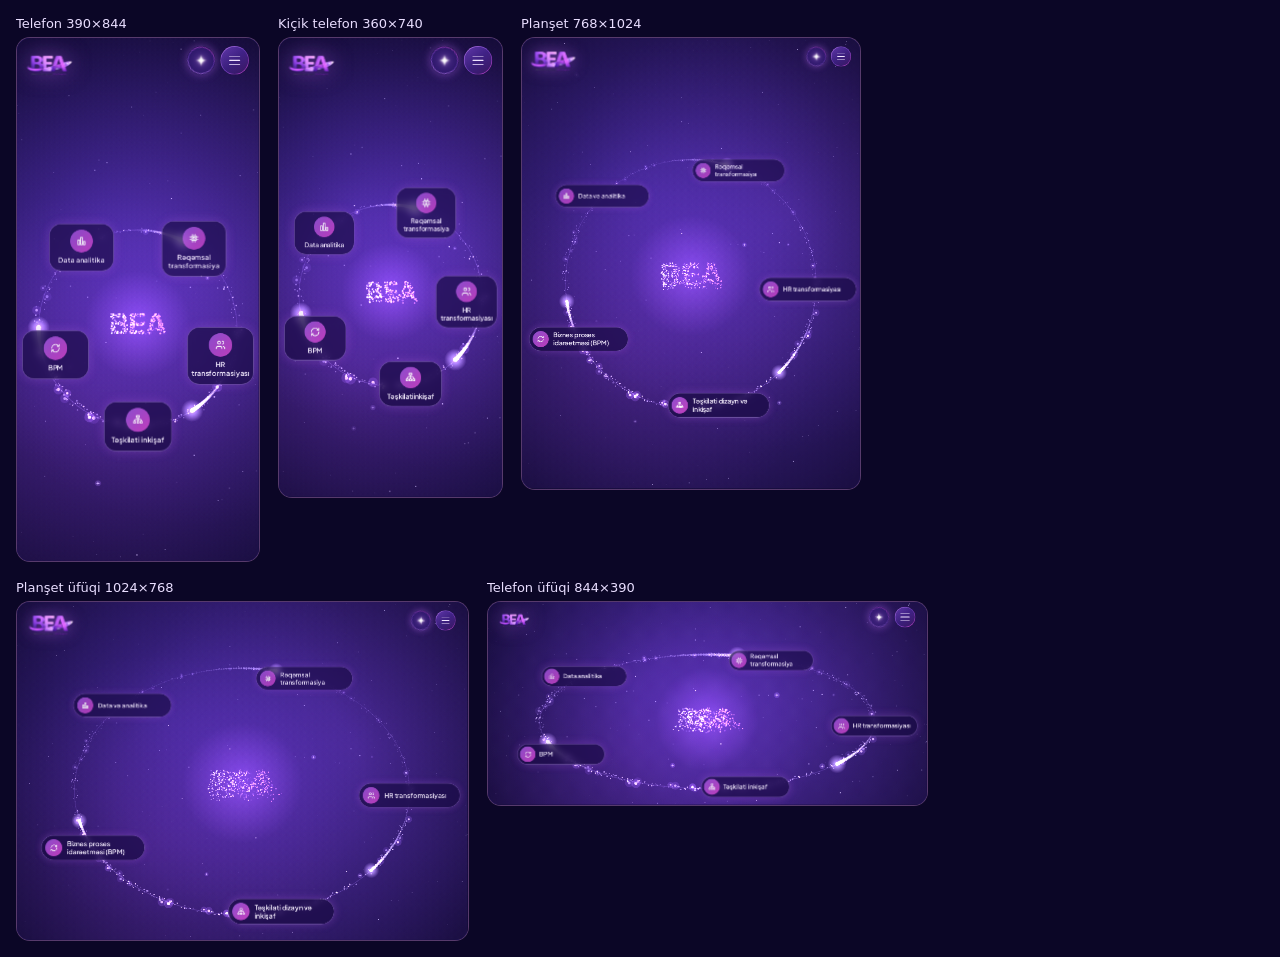
<file: preview/devices.html>
<!doctype html>
<html lang="az">
<head>
<meta charset="utf-8">
<meta name="viewport" content="width=device-width, initial-scale=1">
<title>Cihaz önizləməsi</title>
<style>
  body{margin:0;background:#0B0626;color:#E9DEFF;font:500 13px Inter,system-ui,sans-serif;padding:16px}
  .row{display:flex;flex-wrap:wrap;gap:18px;align-items:flex-start}
  .dev{display:flex;flex-direction:column;gap:6px}
  .frame{overflow:hidden;border:1px solid rgba(192,128,240,.45);border-radius:14px;background:#000}
  iframe{border:0;display:block;transform-origin:0 0}
</style>
</head>
<body>
<div class="row" id="row"></div>
<script>
  var qs = new URLSearchParams(location.search), only = qs.get('only'), page = qs.get('page') || '';
  var url = '../?embed&_=' + Date.now() + (page ? '&' + page : '');
  var DEV = [['Telefon 390×844', 390, 844, .62], ['Kiçik telefon 360×740', 360, 740, .62], ['Planşet 768×1024', 768, 1024, .44], ['Planşet üfüqi 1024×768', 1024, 768, .44], ['Telefon üfüqi 844×390', 844, 390, .52]];
  var row = document.getElementById('row');
  DEV.forEach(function (d, di) {
    if (only && only.split(',').indexOf(String(di)) < 0) return;
    var w = document.createElement('div'); w.className = 'dev';
    var l = document.createElement('div'); l.textContent = d[0];
    var f = document.createElement('div'); f.className = 'frame'; f.style.width = Math.round(d[1] * d[3]) + 'px'; f.style.height = Math.round(d[2] * d[3]) + 'px';
    var i = document.createElement('iframe'); i.src = url; i.width = d[1]; i.height = d[2]; i.style.transform = 'scale(' + d[3] + ')';
    f.appendChild(i); w.appendChild(l); w.appendChild(f); row.appendChild(w);
  });
</script>
</body>
</html>
</file>
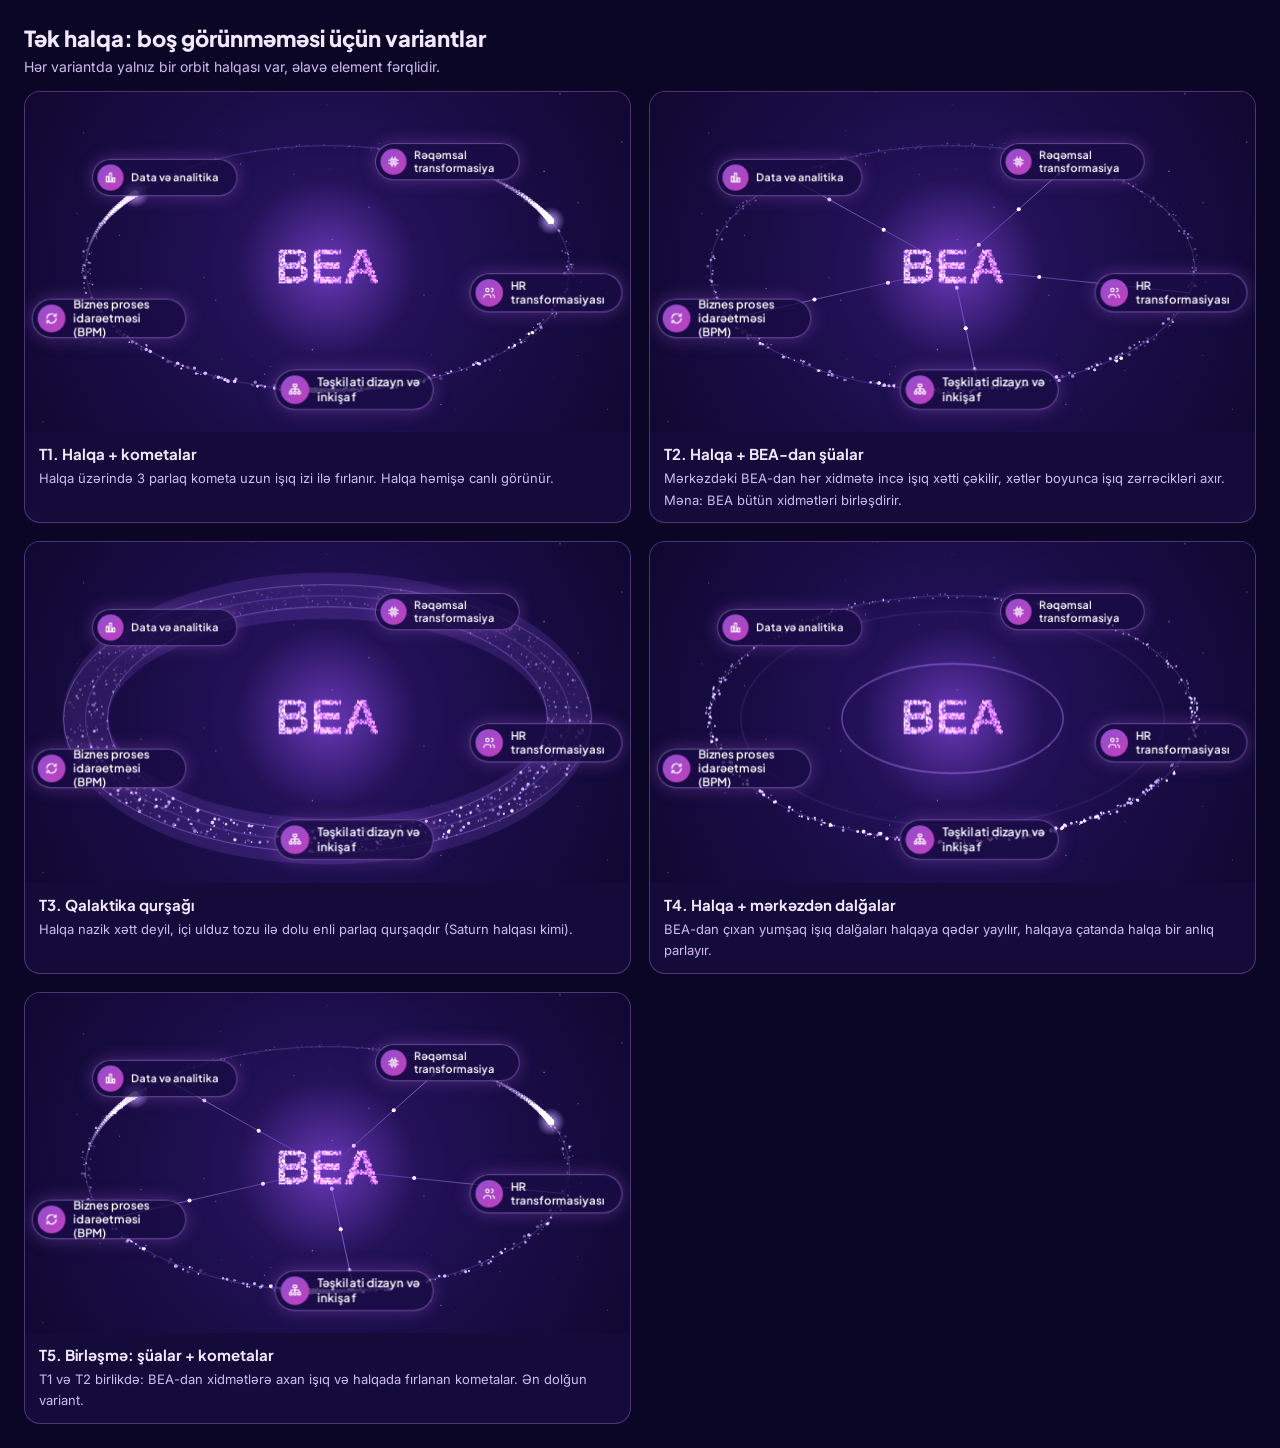
<file: preview/single-ring.html>
<!doctype html>
<html lang="az">
<head>
<meta charset="utf-8">
<meta name="viewport" content="width=device-width, initial-scale=1">
<title>Tək halqa variantları</title>
<link rel="stylesheet" href="https://fonts.googleapis.com/css2?family=Plus+Jakarta+Sans:wght@600;700;800&family=Inter:wght@400;500;600&display=swap">
<style>
  body{margin:0;background:#0B0626;color:#F2E8FF;font-family:Inter,system-ui,sans-serif;padding:24px}
  h1{font:800 22px 'Plus Jakarta Sans',sans-serif;margin:0 0 6px}
  p.s{margin:0 0 16px;color:#CDBDF0;font-size:14px}
  .g{display:grid;grid-template-columns:repeat(auto-fit,minmax(560px,1fr));gap:18px}
  .c{border:1px solid rgba(192,128,240,.35);border-radius:16px;overflow:hidden;background:#140B3A}
  .demo{position:relative;width:100%;aspect-ratio:16/9;overflow:hidden}
  .demo canvas{position:absolute;inset:0;width:100%;height:100%}
  .ov{position:absolute;inset:0}
  .it{position:absolute;left:0;top:0;will-change:transform;display:flex;align-items:center;gap:8px;width:156px;height:40px;box-sizing:border-box;padding:0 12px 0 5px;border-radius:22px;background:rgba(26,12,70,.78);border:1px solid rgba(200,160,255,.45);box-shadow:0 0 18px rgba(176,96,224,.35)}
  .it .ic{width:28px;height:28px;border-radius:50%;background:linear-gradient(135deg,#9050D0,#C43FBE);display:flex;align-items:center;justify-content:center;color:#fff;flex:none}
  .it .ic svg{width:14px;height:14px}
  .it strong{font:600 11.5px/1.2 'Plus Jakarta Sans';color:#fff}
  .info{padding:12px 14px}
  .info b{display:block;font:700 15px 'Plus Jakarta Sans',sans-serif;margin-bottom:4px}
  .info span{font-size:13px;color:#CDBDF0;line-height:1.5}
</style>
</head>
<body>
<h1>Tək halqa: boş görünməməsi üçün variantlar</h1>
<p class="s">Hər variantda yalnız bir orbit halqası var, əlavə element fərqlidir.</p>
<div class="g" id="g"></div>
<script>
(function () {
  var SV = [
    ['HR transformasiyası', 'M9 7m-3 0a3 3 0 1 0 6 0a3 3 0 1 0 -6 0M3 20v-1a4 4 0 0 1 4-4h4a4 4 0 0 1 4 4v1M16 4a3 3 0 0 1 0 6M21 20v-1a4 4 0 0 0-3-3.9'],
    ['Təşkilati dizayn və inkişaf', 'M9 3h6v4H9zM12 7v4M5 15v-2a2 2 0 0 1 2-2h10a2 2 0 0 1 2 2v2M3 15h4v4H3zM17 15h4v4h-4zM10 15h4v4h-4zM12 11v4'],
    ['Biznes proses idarəetməsi (BPM)', 'M4 12a8 8 0 0 1 14-5.3M20 4v4h-4M20 12a8 8 0 0 1-14 5.3M4 20v-4h4'],
    ['Data və analitika', 'M4 20V10h4v10zM10 20V4h4v16zM16 20v-7h4v7z'],
    ['Rəqəmsal transformasiya', 'M7 7h10v10H7zM10 10h4v4h-4zM9 3v4M15 3v4M9 17v4M15 17v4M3 9h4M3 15h4M17 9h4M17 15h4']
  ];
  var D = [
    ['T1. Halqa + kometalar', 'Halqa üzərində 3 parlaq kometa uzun işıq izi ilə fırlanır. Halqa həmişə canlı görünür.', { comets: 1 }],
    ['T2. Halqa + BEA-dan şüalar', 'Mərkəzdəki BEA-dan hər xidmətə incə işıq xətti çəkilir, xətlər boyunca işıq zərrəcikləri axır. Məna: BEA bütün xidmətləri birləşdirir.', { spokes: 1 }],
    ['T3. Qalaktika qurşağı', 'Halqa nazik xətt deyil, içi ulduz tozu ilə dolu enli parlaq qurşaqdır (Saturn halqası kimi).', { band: 1 }],
    ['T4. Halqa + mərkəzdən dalğalar', 'BEA-dan çıxan yumşaq işıq dalğaları halqaya qədər yayılır, halqaya çatanda halqa bir anlıq parlayır.', { waves: 1 }],
    ['T5. Birləşmə: şüalar + kometalar', 'T1 və T2 birlikdə: BEA-dan xidmətlərə axan işıq və halqada fırlanan kometalar. Ən dolğun variant.', { spokes: 1, comets: 1 }]
  ];
  function icon(d) { return '<svg viewBox="0 0 24 24" fill="none" stroke="currentColor" stroke-width="1.9" stroke-linecap="round" stroke-linejoin="round"><path d="' + d + '"/></svg>'; }
  var g = document.getElementById('g'), demos = [], TAU = Math.PI * 2;
  D.forEach(function (dd) {
    var c = document.createElement('div'); c.className = 'c';
    var demo = document.createElement('div'); demo.className = 'demo';
    var cv = document.createElement('canvas'); demo.appendChild(cv);
    var ov = document.createElement('div'); ov.className = 'ov';
    ov.innerHTML = SV.map(function (s) { return '<div class="it"><span class="ic">' + icon(s[1]) + '</span><strong>' + s[0] + '</strong></div>'; }).join('');
    demo.appendChild(ov);
    var info = document.createElement('div'); info.className = 'info'; var b = document.createElement('b'); b.textContent = dd[0]; var sp = document.createElement('span'); sp.textContent = dd[1]; info.appendChild(b); info.appendChild(sp);
    c.appendChild(demo); c.appendChild(info); g.appendChild(c);
    var dust = []; for (var i = 0; i < (dd[2].band ? 900 : 420); i++) dust.push([Math.random() * TAU, (Math.random() - 0.5) * (dd[2].band ? 44 : 10), Math.random() * 1.2 + 0.4, Math.random() * 6]);
    demos.push({ cv: cv, x: cv.getContext('2d'), its: Array.prototype.slice.call(ov.children), o: dd[2], dust: dust, pts: [] });
  });
  var stars = []; for (var i = 0; i < 60; i++) stars.push([Math.random(), Math.random(), Math.random() + 0.3, Math.random() * 6]);
  /* BEA point cloud */
  var oc = document.createElement('canvas'); oc.width = 200; oc.height = 80; var c2 = oc.getContext('2d');
  c2.fillStyle = '#fff'; c2.font = "800 62px 'Plus Jakarta Sans', 'Arial Black', Arial, sans-serif"; c2.textAlign = 'center'; c2.textBaseline = 'middle'; c2.fillText('BEA', 100, 42);
  var dat = c2.getImageData(0, 0, 200, 80).data, BEA = [];
  for (var y = 0; y < 80; y += 2) for (var xx = 0; xx < 200; xx += 2) if (dat[(y * 200 + xx) * 4 + 3] > 128) BEA.push([xx - 100, y - 40, Math.random() * 6]);

  function frame(n) {
    var t = Math.max(0, n / 1000);
    demos.forEach(function (d) {
      try {
        var W = d.cv.clientWidth, H = d.cv.clientHeight; if (!W) return;
        if (d.cv.width !== W) { d.cv.width = W; d.cv.height = H; }
        var x = d.x, cx = W / 2, cy = H / 2 + 6, rx = W * 0.4, ry = H * 0.36, o = d.o;
        var gr = x.createRadialGradient(cx, cy, 0, cx, cy, W * 0.7); gr.addColorStop(0, '#2B1668'); gr.addColorStop(0.45, '#1A0D47'); gr.addColorStop(1, '#0B0626'); x.fillStyle = gr; x.fillRect(0, 0, W, H);
        x.globalCompositeOperation = 'lighter';
        stars.forEach(function (s) { x.fillStyle = 'rgba(255,255,255,' + (0.2 + 0.3 * (0.5 + 0.5 * Math.sin(t + s[3]))).toFixed(2) + ')'; x.fillRect(s[0] * W, s[1] * H, s[2], s[2]); });
        function P(th, off) { off = off || 0; return [cx + (rx + off) * Math.cos(th), cy + (ry + off * 0.5) * Math.sin(th)]; }
        /* band glow (T3) */
        if (o.band) { x.strokeStyle = 'rgba(176,112,240,0.12)'; x.lineWidth = 46; x.beginPath(); x.ellipse(cx, cy, rx, ry, 0, 0, TAU); x.stroke(); x.strokeStyle = 'rgba(220,190,255,0.25)'; x.lineWidth = 1; x.beginPath(); x.ellipse(cx, cy, rx + 22, ry + 11, 0, 0, TAU); x.stroke(); x.beginPath(); x.ellipse(cx, cy, rx - 22, ry - 11, 0, 0, TAU); x.stroke(); }
        /* the single ring: faint line + star dust */
        x.strokeStyle = 'rgba(200,165,255,0.14)'; x.lineWidth = 1.2; x.beginPath(); x.ellipse(cx, cy, rx, ry, 0, 0, TAU); x.stroke();
        var flash = 0;
        if (o.waves) { var u = (t % 4) / 4; flash = u > 0.82 ? 1 - (u - 0.82) / 0.18 : 0; }
        d.dust.forEach(function (q) { var th = q[0] + t * 0.03, p = P(th, q[1]), dp = (Math.sin(th) + 1) / 2; x.fillStyle = 'rgba(238,218,255,' + Math.min(1, (0.25 + 0.6 * dp) * (0.6 + 0.4 * Math.sin(t * 2 + q[3])) + flash * 0.5).toFixed(2) + ')'; x.beginPath(); x.arc(p[0], p[1], q[2] * (0.6 + 0.6 * dp), 0, TAU); x.fill(); });
        /* waves from centre (T4) */
        if (o.waves) { for (var w = 0; w < 2; w++) { var uu = ((t / 4) + w * 0.5) % 1; x.strokeStyle = 'rgba(210,170,255,' + (0.45 * (1 - uu)).toFixed(2) + ')'; x.lineWidth = 1.6; x.beginPath(); x.ellipse(cx, cy, 40 + (rx - 40) * uu, 18 + (ry - 18) * uu, 0, 0, TAU); x.stroke(); } }
        /* item positions */
        var pos = d.its.map(function (el, k) { var th = t * 0.06 + k * TAU / 5; return P(th); });
        /* spokes (T2) */
        if (o.spokes) pos.forEach(function (p, k) {
          var lg = x.createLinearGradient(cx, cy, p[0], p[1]); lg.addColorStop(0, 'rgba(210,170,255,0)'); lg.addColorStop(0.3, 'rgba(210,170,255,0.22)'); lg.addColorStop(1, 'rgba(230,205,255,0.5)');
          x.strokeStyle = lg; x.lineWidth = 1; x.beginPath(); x.moveTo(cx, cy); x.lineTo(p[0], p[1]); x.stroke();
          for (var m = 0; m < 3; m++) { var uu = ((t * 0.5) + k * 0.13 + m / 3) % 1; x.fillStyle = 'rgba(245,230,255,' + Math.sin(uu * Math.PI).toFixed(2) + ')'; x.beginPath(); x.arc(cx + (p[0] - cx) * uu, cy + (p[1] - cy) * uu, 2, 0, TAU); x.fill(); }
        });
        /* comets (T1) */
        if (o.comets) for (var cm = 0; cm < 3; cm++) { var head = t * 0.5 + cm * TAU / 3; for (var s = 0; s < 40; s++) { var th = head - s * 0.018, p = P(th), f = 1 - s / 40; x.fillStyle = 'rgba(250,240,255,' + (0.9 * f * f).toFixed(2) + ')'; x.beginPath(); x.arc(p[0], p[1], 0.6 + 2.6 * f, 0, TAU); x.fill(); } var hp = P(head); var h = x.createRadialGradient(hp[0], hp[1], 0, hp[0], hp[1], 14); h.addColorStop(0, 'rgba(230,200,255,.7)'); h.addColorStop(1, 'rgba(230,200,255,0)'); x.fillStyle = h; x.fillRect(hp[0] - 14, hp[1] - 14, 28, 28); }
        /* BEA */
        var hh = x.createRadialGradient(cx, cy, 0, cx, cy, 90); hh.addColorStop(0, 'rgba(176,96,224,.35)'); hh.addColorStop(1, 'rgba(176,96,224,0)'); x.fillStyle = hh; x.fillRect(cx - 90, cy - 90, 180, 180);
        BEA.forEach(function (b) { var f = (b[0] + 100) / 200; x.fillStyle = 'rgba(' + Math.round(235 - 3 * f) + ',' + Math.round(218 - 110 * f) + ',' + Math.round(255 - 20 * f) + ',' + (0.55 + 0.4 * Math.sin(t * 3 + b[2])).toFixed(2) + ')'; x.beginPath(); x.arc(cx + b[0] * 0.8, cy + b[1] * 0.8, 1, 0, TAU); x.fill(); });
        x.globalCompositeOperation = 'source-over';
        d.its.forEach(function (el, k) {
          var p = pos[k], w2 = el.offsetWidth, h2 = el.offsetHeight, dp = (Math.sin(t * 0.06 + k * TAU / 5) + 1) / 2;
          var lx = Math.max(6, Math.min(W - w2 - 6, p[0] - w2 / 2)), ly = Math.max(6, Math.min(H - h2 - 6, p[1] - h2 / 2));
          el.style.transform = 'translate(' + lx.toFixed(1) + 'px,' + ly.toFixed(1) + 'px) scale(' + (0.92 + 0.1 * dp).toFixed(3) + ')';
          el.style.zIndex = Math.round(dp * 10);
        });
      } catch (err) { console.error(err); }
    });
    requestAnimationFrame(frame);
  }
  requestAnimationFrame(frame);
})();
</script>
</body>
</html>
</file>
<file: styles.css>
:root{
  --bg:#2D2175;--surf:#3A2C8A;--surf2:#43349A;--line:#6652B8;--line2:#8068CC;
  --acc:#B38DEA;--acc2:#9050D0;--txt:#F4EEFF;--mut:#C9B8F0;--soft:#9A88C8;
  --fh:'Fraunces',Georgia,'Times New Roman',serif;
  --fb:'Inter',system-ui,-apple-system,'Segoe UI',sans-serif;
  --core:170px;
  --fm:'IBM Plex Mono',ui-monospace,Consolas,monospace;
}
*{box-sizing:border-box}
html,body{height:100%;margin:0;background:var(--bg);color:var(--txt);font-family:var(--fb);overflow:hidden;-webkit-font-smoothing:antialiased}
button{font-family:inherit;cursor:pointer}
.sr-only{position:absolute;width:1px;height:1px;overflow:hidden;clip:rect(0 0 0 0);white-space:nowrap}
.skip{position:fixed;left:12px;top:-60px;background:var(--acc);color:var(--bg);padding:10px 14px;border-radius:10px;z-index:100;font-size:14px}
.skip:focus{top:12px}
:focus-visible{outline:2px solid var(--acc);outline-offset:3px}

.top{position:fixed;top:0;left:0;right:0;height:76px;padding:0 clamp(16px,2.6vw,40px);display:flex;align-items:center;z-index:60;pointer-events:none}
.top>*{pointer-events:auto}
.burger{width:46px;height:46px;border-radius:50%;border:1px solid var(--line);background:rgba(31,19,71,.75);display:flex;flex-direction:column;align-items:center;justify-content:center;gap:5px;padding:0;transition:border-color .3s,background .3s}
.burger:hover{border-color:var(--acc);background:var(--surf)}
.burger span{display:block;width:18px;height:1.6px;background:var(--acc);border-radius:2px;transition:transform .4s cubic-bezier(.2,.7,.2,1),opacity .25s}
.burger.is-open span:nth-child(1){transform:translateY(6.6px) rotate(45deg)}
.burger.is-open span:nth-child(2){opacity:0}
.burger.is-open span:nth-child(3){transform:translateY(-6.6px) rotate(-45deg)}
.cta{background:var(--acc);color:var(--bg);border:1px solid var(--acc);font:500 14px var(--fb);padding:12px 22px;border-radius:30px;transition:background .3s,border-color .3s}
.cta:hover{background:#D49AF6;border-color:#D49AF6}

.scene{position:fixed;inset:0;opacity:0;visibility:hidden;transition:opacity .7s ease,transform .95s cubic-bezier(.2,.7,.2,1),visibility 0s linear .95s}
.scene.on{opacity:1;visibility:visible;transition-delay:0s}
#scene-orbit:not(.on){transform:scale(1.08)}
#scene-nav:not(.on){transform:translateX(-28px)}
.bg{position:absolute;inset:0;background:radial-gradient(70% 70% at 50% 50%,#2A1C60 0%,#201454 45%,#170E3C 80%)}
.bg.navbg{background:radial-gradient(70% 90% at 0% 50%,#32226F 0%,#241659 45%,#1F1347 80%)}
#orbitCv,#navSvg{position:absolute;inset:0;width:100%;height:100%;display:block}

/* orbit */
.run{stroke-dasharray:70 930;animation:rn 38s linear infinite}
.run.r1{animation-duration:30s;animation-direction:reverse}.run.r2{animation-duration:46s}.run.r3{animation-duration:60s;animation-direction:reverse}
@keyframes rn{to{stroke-dashoffset:-1000}}
.t{cursor:pointer;outline:none}
.t text{font-family:var(--fh);font-weight:500;fill:var(--txt);stroke:var(--bg);stroke-width:7px;paint-order:stroke;transition:fill .3s}
.t circle.d{fill:var(--acc);transition:fill .3s}
.t:hover text,.t:focus-visible text,.t.sel text{fill:var(--acc)}
.t:focus-visible text{text-decoration:underline}
.t.sel circle.d{fill:#fff}

.core{position:absolute;left:50%;top:50%;width:var(--core);height:var(--core);transform:translate(-50%,-50%);pointer-events:none}
.core .disc{position:absolute;inset:0;border-radius:50%;background:#fff;box-shadow:0 0 0 10px rgba(192,128,240,.1),0 0 0 28px rgba(192,128,240,.05),0 0 80px rgba(192,128,240,.35);display:flex;align-items:center;justify-content:center;overflow:hidden}
.core img{width:84%;height:auto;display:block}

/* panels */
.panel{position:absolute;background:rgba(43,28,94,.96);border:1px solid var(--line);border-radius:20px;box-shadow:0 24px 70px rgba(10,5,30,.5)}
.panel .eyebrow{margin:0 0 8px;font:500 12px var(--fb);letter-spacing:1.2px;text-transform:uppercase;color:var(--acc)}
.panel h2{margin:0 0 12px;font:500 clamp(24px,2.2vw,32px)/1.2 var(--fh);color:var(--txt)}
.panel h3{margin:22px 0 6px;font:500 17px var(--fh);color:var(--acc)}
.panel p{margin:0 0 10px;font-size:15px;line-height:1.65;color:var(--mut)}
.panel .meta{font-size:13px;color:var(--soft)}
.svc{right:clamp(16px,2.6vw,40px);top:50%;width:min(380px,calc(100vw - 32px));padding:28px 28px 24px;opacity:0;visibility:hidden;transform:translate(28px,-50%);transition:opacity .45s ease,transform .6s cubic-bezier(.2,.7,.2,1),visibility 0s linear .6s;z-index:40}
.svc.open{opacity:1;visibility:visible;transform:translate(0,-50%);transition-delay:0s}
.svc .row{margin-top:18px}
.x{position:absolute;top:14px;right:14px;width:36px;height:36px;border-radius:50%;border:1px solid var(--line);background:var(--surf);padding:0}
.x span{position:absolute;left:10px;top:17px;width:14px;height:1.6px;background:var(--acc);transform:rotate(45deg)}
.x span+span{transform:rotate(-45deg)}
.x:hover{border-color:var(--acc)}

/* nav scene */
.chip{cursor:pointer;outline:none;opacity:0}
.chip rect.bd{fill:var(--surf);stroke:var(--line2);stroke-width:1;transition:fill .3s,stroke .3s}
.chip text{font-family:var(--fh);font-weight:500;fill:var(--txt);transition:fill .3s}
.chip circle{fill:var(--acc);transition:fill .3s}
.chip:hover rect.bd{stroke:var(--acc)}
.chip.on rect.bd{fill:var(--acc);stroke:var(--acc)}
.chip.on text{fill:var(--bg)}.chip.on circle{fill:var(--bg)}
.chip:focus-visible rect.bd{stroke:#fff;stroke-width:2.5}
.arc{fill:none}
.arc.band{stroke:rgba(192,128,240,.07)}
.arc.line{stroke:var(--line);stroke-width:1.2}
.arc.line.on{stroke:var(--acc);stroke-width:2}
.arc.draw{stroke-dasharray:var(--len);stroke-dashoffset:var(--len)}
#scene-nav.on .arc.draw{animation:dr 1.6s cubic-bezier(.2,.7,.2,1) forwards;animation-delay:var(--d,0s)}
@keyframes dr{to{stroke-dashoffset:0}}
#scene-nav.on .chip{animation:ci .7s cubic-bezier(.2,.7,.2,1) forwards;animation-delay:var(--d,.3s)}
@keyframes ci{from{opacity:0}to{opacity:1}}
.back{position:fixed;left:clamp(16px,2.6vw,40px);bottom:clamp(16px,3.4vh,36px);background:none;border:none;color:var(--acc);font:500 14px var(--fb);padding:10px 4px;z-index:55}
.back i{font-style:normal;display:inline-block;margin-right:6px;transition:transform .3s}
.back:hover i{transform:translateX(-4px)}
#scene-nav:not(.on) .back{pointer-events:none}
.nav{top:50%;transform:translateY(-50%);padding:34px 36px;max-height:calc(100vh - 120px);overflow:auto;outline:none}
#navPanel{left:var(--pl,40%);width:var(--pw,560px)}
#navPanel.swap{animation:sw .6s cubic-bezier(.2,.7,.2,1)}
@keyframes sw{from{opacity:0;transform:translateY(-46%)}to{opacity:1;transform:translateY(-50%)}}
.stats{display:flex;gap:28px;margin:18px 0 4px;flex-wrap:wrap}
.stats b{display:block;font:500 30px var(--fh);color:var(--acc)}
.stats span{font-size:12px;color:var(--soft)}
.tags{display:flex;flex-wrap:wrap;gap:8px;margin-top:6px}
.tags span{font-size:12px;color:var(--mut);background:var(--surf2);border-radius:14px;padding:5px 12px}
.vals{display:grid;grid-template-columns:repeat(auto-fit,minmax(200px,1fr));gap:12px;margin-top:8px}
.vals div{background:var(--surf2);border:1px solid var(--line);border-radius:14px;padding:14px 16px}
.vals b{display:flex;gap:10px;align-items:center;font:500 16px var(--fh);color:var(--txt);margin-bottom:6px}
.vals b i{font-style:normal;width:24px;height:24px;border-radius:50%;background:var(--acc);color:var(--bg);font:500 12px var(--fb);display:inline-flex;align-items:center;justify-content:center;flex:none}
.vals p{font-size:13px;margin:0;line-height:1.55}
.fq{width:100%;text-align:left;background:var(--surf2);border:1px solid var(--line);border-radius:12px;padding:13px 44px 13px 16px;font:500 14px/1.4 var(--fb);color:var(--txt);margin:0 0 8px;position:relative;transition:border-color .3s,background .3s}
.fq:hover{border-color:var(--acc2)}
.fq::after{content:"+";position:absolute;right:16px;top:50%;transform:translateY(-50%);font:400 20px var(--fb);color:var(--acc);transition:transform .3s}
.fq[aria-expanded=true]{border-color:var(--acc)}
.fq[aria-expanded=true]::after{transform:translateY(-50%) rotate(45deg)}
.fa{display:grid;grid-template-rows:0fr;transition:grid-template-rows .4s ease}
.fa.open{grid-template-rows:1fr}
.fa>div{overflow:hidden}
.fa p{padding:2px 8px 12px;font-size:14px}
.info{list-style:none;margin:0 0 6px;padding:0;display:grid;grid-template-columns:repeat(auto-fit,minmax(150px,1fr));gap:10px}
.info li{font-size:14px;color:var(--txt);background:var(--surf2);border:1px solid var(--line);border-radius:12px;padding:10px 14px}
.info small{display:block;font-size:11px;letter-spacing:.8px;text-transform:uppercase;color:var(--soft);margin-bottom:2px}
.info a{color:var(--acc);text-decoration:none}
form.ct{display:grid;grid-template-columns:1fr 1fr;gap:10px;margin-top:14px}
form.ct .full{grid-column:1/-1}
form.ct label{font-size:12px;color:var(--soft);display:block;margin-bottom:4px}
form.ct input,form.ct textarea{width:100%;font:400 14px var(--fb);color:var(--txt);background:var(--bg);border:1px solid var(--line);border-radius:10px;padding:10px 12px;outline:none;transition:border-color .3s,box-shadow .3s}
form.ct input:focus,form.ct textarea:focus{border-color:var(--acc);box-shadow:0 0 0 3px rgba(192,128,240,.2)}
form.ct textarea{min-height:84px;resize:vertical}
.err{font-size:12px;color:#FF9BB0;margin-top:3px}
.ok{font-size:13px;color:var(--mut);margin-top:8px}

@media (max-width:719px){
  .svc{top:auto;bottom:12px;right:12px;left:12px;width:auto;transform:translateY(30px);padding:22px 20px 18px}
  .svc.open{transform:none}
  .nav{top:auto;bottom:12px;left:12px!important;right:12px;width:auto!important;transform:none;max-height:54vh;padding:22px 18px}
  @keyframes sw{from{opacity:0;transform:translateY(16px)}to{opacity:1;transform:none}}
  .back{left:auto;right:16px;bottom:auto;top:15px;background:rgba(31,19,71,.85);border:1px solid var(--line);border-radius:20px;padding:8px 14px}
  form.ct{grid-template-columns:1fr}
}
@media (prefers-reduced-motion:reduce){
  .run{animation-duration:140s!important}
  .scene,.panel,.svc{transition-duration:.2s!important}
}

/* depth orbit */
#orbitCv{touch-action:none}
#labels{position:absolute;inset:0;pointer-events:none;overflow:hidden}
.lab{position:absolute;left:0;top:0;pointer-events:auto;background:none;border:none;padding:6px 10px;margin:0;color:var(--txt);font:500 var(--lf,22px)/1 var(--fh);white-space:nowrap;text-shadow:0 0 14px rgba(190,130,255,.9),0 0 4px rgba(20,10,50,.9);transition:color .3s,text-shadow .3s;will-change:transform}
.lab:hover,.lab:focus-visible,.lab.sel{color:#fff;text-shadow:0 0 22px rgba(215,160,255,1),0 0 8px rgba(190,130,255,1),0 0 3px rgba(20,10,50,.9)}
.lab:focus-visible{outline:1px dashed var(--acc);outline-offset:2px}

.lab{display:flex;flex-direction:column;align-items:center;gap:3px}
.lab .idx{font:400 10.5px/1 var(--fm);letter-spacing:.06em;color:var(--acc);opacity:.9;text-shadow:0 0 8px rgba(192,128,240,.8)}
.lab:hover .idx,.lab.sel .idx{color:#fff}

/* business layout: intro, service cards, orbit in the middle */
.hero{position:absolute;inset:0;display:flex;flex-direction:column;padding:84px clamp(16px,3vw,48px) clamp(16px,3vh,32px);pointer-events:none}
.hero>*{pointer-events:none}
.intro{text-align:center;max-width:760px;margin:0 auto}
.intro h1{margin:0 0 8px;font:500 clamp(24px,2.6vw,40px)/1.18 var(--fh);color:var(--txt)}
.intro p{margin:0;font-size:clamp(14px,1.1vw,17px);color:var(--mut);line-height:1.5}
.stage{flex:1;min-height:0;display:grid;grid-template-columns:minmax(0,1fr) minmax(0,1.75fr) minmax(0,1fr);gap:clamp(8px,2vw,40px);align-items:center;margin-top:clamp(4px,1.5vh,20px)}
.col{display:flex;flex-direction:column;gap:clamp(10px,2vh,20px);justify-content:center}
.mid{align-self:stretch;min-height:0}
.actions{display:flex;justify-content:center;padding-top:clamp(6px,1.5vh,14px)}
.cta.big{pointer-events:auto;padding:14px 34px;font-size:15px;box-shadow:0 10px 34px rgba(192,128,240,.35)}
.card{pointer-events:auto;display:flex;gap:14px;align-items:center;text-align:left;width:100%;padding:14px 18px;border-radius:18px;background:rgba(255,255,255,.055);border:1px solid rgba(255,255,255,.13);color:var(--txt);backdrop-filter:blur(10px);-webkit-backdrop-filter:blur(10px);transition:transform .35s cubic-bezier(.2,.7,.2,1),border-color .35s,background .35s,box-shadow .35s;opacity:0;animation:up .8s cubic-bezier(.2,.7,.2,1) forwards;animation-delay:calc(var(--i) * .09s + .25s)}
@keyframes up{from{opacity:0;transform:translateY(18px)}to{opacity:1;transform:none}}
.card:hover,.card:focus-visible,.card.act,.card.sel{transform:translateY(-3px);border-color:rgba(192,128,240,.7);background:rgba(255,255,255,.1);box-shadow:0 14px 40px rgba(110,60,200,.35)}
.card .ic{flex:none;width:46px;height:46px;border-radius:14px;display:flex;align-items:center;justify-content:center;background:linear-gradient(145deg,rgba(192,128,240,.35),rgba(112,64,192,.25));color:#EBDDFF;border:1px solid rgba(255,255,255,.18)}
.card .ic svg{width:24px;height:24px}
.card .tx{display:flex;flex-direction:column;gap:2px;min-width:0}
.card .no{font:500 11px var(--fb);letter-spacing:.14em;color:var(--acc)}
.card b{font:500 clamp(16px,1.3vw,20px)/1.2 var(--fh)}
.card small{font:400 13px/1.4 var(--fb);color:var(--mut)}
.core{position:absolute;transform:translate(-50%,-50%);border-radius:50%;display:flex;flex-direction:column;align-items:center;justify-content:center;pointer-events:none;font-family:var(--fh);font-weight:500;line-height:1.1;color:#fff;text-align:center;background:radial-gradient(circle at 32% 28%,#fff 0,#EBD5FF 16%,#9A5FE0 62%,#4A2494 100%);box-shadow:0 0 0 10px rgba(192,128,240,.1),0 0 0 26px rgba(192,128,240,.05),0 0 70px rgba(192,128,240,.45);text-shadow:0 1px 8px rgba(40,10,90,.45)}
@media (max-width:719px){
  .hero{padding:70px 14px 14px}
  .intro h1{font-size:21px}
  .intro p{font-size:13px}
  .stage{display:grid;grid-template-columns:1fr 1fr;grid-template-rows:minmax(0,1fr) auto auto auto;gap:8px;align-items:stretch}
  .mid{grid-column:1/-1;grid-row:1}
  .col{display:contents}
  .card{padding:10px 12px;gap:10px;border-radius:14px}
  .card .ic{width:34px;height:34px;border-radius:10px}
  .card .ic svg{width:18px;height:18px}
  .card small{display:none}
  .card b{font-size:14px}
  .actions{padding-top:10px}
  .cta.big{width:100%;padding:14px}
}
@media (min-width:720px){
  .svc{right:auto;left:50%;top:50%;transform:translate(-50%,-46%) scale(.97)}
  .svc.open{transform:translate(-50%,-50%) scale(1);box-shadow:0 0 0 100vmax rgba(14,8,40,.55),0 24px 70px rgba(10,5,30,.5)}
}

/* calmer, more professional tone */
.cta{box-shadow:none}
.cta.big{box-shadow:0 8px 22px rgba(8,4,28,.45)}
.card{background:rgba(255,255,255,.045);border:1px solid rgba(255,255,255,.1)}
.card:hover,.card:focus-visible,.card.act,.card.sel{border-color:rgba(179,141,234,.5);background:rgba(255,255,255,.075);box-shadow:0 10px 26px rgba(8,4,28,.4)}
.card .ic{background:rgba(179,141,234,.16);border:1px solid rgba(255,255,255,.12);color:#DCCDF6}
.core{background:radial-gradient(circle at 34% 28%,#B79DEB 0,#7E58CE 55%,#43268C 100%);box-shadow:0 0 0 8px rgba(160,125,230,.07),0 0 0 20px rgba(160,125,230,.035),0 14px 40px rgba(8,4,28,.55);text-shadow:none}
.svc.open{box-shadow:0 0 0 100vmax rgba(10,6,30,.6),0 24px 60px rgba(8,4,28,.5)}

/* orbit only: service containers on the orbit + centre button */
#labels{position:absolute;inset:0;pointer-events:none;overflow:hidden}
.svcbox{position:absolute;left:0;top:0;pointer-events:auto;display:flex;align-items:center;gap:10px;padding:8px 20px 8px 8px;border-radius:32px;background:rgba(255,255,255,.07);border:1px solid rgba(255,255,255,.15);backdrop-filter:blur(8px);-webkit-backdrop-filter:blur(8px);color:var(--txt);font:500 var(--lf,17px)/1 var(--fh);white-space:nowrap;transition:background .3s,border-color .3s,box-shadow .3s;will-change:transform}
.svcbox .ic{width:34px;height:34px;border-radius:50%;flex:none;display:flex;align-items:center;justify-content:center;background:rgba(179,141,234,.2);color:#DCCDF6}
.svcbox:hover,.svcbox:focus-visible,.svcbox.sel{background:rgba(255,255,255,.13);border-color:rgba(179,141,234,.65);box-shadow:0 10px 26px rgba(8,4,28,.45)}
button.core{pointer-events:auto;cursor:pointer;border:none;z-index:200;gap:2px;transition:transform .35s cubic-bezier(.2,.7,.2,1),box-shadow .35s}
button.core:hover,button.core:focus-visible{transform:translate(-50%,-50%) scale(1.06);box-shadow:0 0 0 10px rgba(160,125,230,.12),0 0 0 26px rgba(160,125,230,.05),0 16px 44px rgba(8,4,28,.6)}
button.core i{font-style:normal;font-size:1.1em;margin-top:4px;opacity:.85;transition:transform .3s}
button.core:hover i{transform:translateX(4px)}
@media (max-width:719px){
  .svcbox{padding:6px 14px 6px 6px;gap:8px}
  .svcbox .ic{width:28px;height:28px}
  .svcbox .ic svg{width:16px;height:16px}
}
/* long titles wrap to two lines so containers stay narrow on the orbit */
.svcbox{white-space:normal;border-radius:26px}
.svcbox .tt{max-width:9.5em;line-height:1.18;text-align:left}
@media (max-width:719px){
  .svcbox{flex-direction:column;gap:5px;padding:8px 10px;border-radius:16px;text-align:center}
  .svcbox .tt{max-width:7.4em;text-align:center}
}

/* ===== v6 UI refresh ===== */
.brand{position:absolute;left:50%;top:50%;transform:translate(-50%,-50%);display:block;opacity:0;animation:fadeIn 1s ease .2s forwards}
.brand img{height:46px;width:auto;display:block}
@keyframes fadeIn{to{opacity:1}}
.grain{position:absolute;inset:0;pointer-events:none;opacity:.07;mix-blend-mode:overlay;background-image:url("data:image/svg+xml;utf8,<svg xmlns='http://www.w3.org/2000/svg' width='180' height='180'><filter id='n'><feTurbulence type='fractalNoise' baseFrequency='.85' numOctaves='2' stitchTiles='stitch'/></filter><rect width='100%' height='100%' filter='url(%23n)'/></svg>")}
/* equal service containers */
.svcbox{width:236px;min-height:66px;padding:10px 14px 10px 10px;gap:12px;border-radius:18px;white-space:normal;align-items:center;background:rgba(255,255,255,.06);border:1px solid rgba(255,255,255,.14)}
.svcbox .ic{width:40px;height:40px;border-radius:12px;background:rgba(179,141,234,.2)}
.svcbox .tx{display:flex;flex-direction:column;gap:3px;flex:1;min-width:0;text-align:left}
.svcbox .no{font:500 10.5px/1 var(--fb);letter-spacing:.14em;color:var(--acc)}
.svcbox .tt{max-width:none;font:500 clamp(15px,1.12vw,18px)/1.2 var(--fh);text-align:left;display:-webkit-box;-webkit-line-clamp:2;-webkit-box-orient:vertical;overflow:hidden}
.svcbox .go{flex:none;font-size:16px;opacity:.45;transition:transform .3s,opacity .3s}
.svcbox:hover .go,.svcbox:focus-visible .go{opacity:1;transform:translateX(3px)}
.svcbox .hint{position:absolute;left:50%;top:calc(100% + 8px);transform:translate(-50%,-4px);width:max-content;max-width:250px;padding:7px 12px;border-radius:10px;background:rgba(20,12,52,.94);border:1px solid rgba(179,141,234,.35);font:400 12.5px/1.4 var(--fb);color:var(--mut);opacity:0;pointer-events:none;transition:opacity .25s,transform .25s;text-align:center}
.svcbox.below .hint{top:auto;bottom:calc(100% + 8px);transform:translate(-50%,4px)}
.svcbox:hover .hint,.svcbox:focus-visible .hint{opacity:1;transform:translate(-50%,0)}
/* rotating-text centre */
.core.ring{background:none;box-shadow:none;text-shadow:none;padding:0;overflow:visible;opacity:0;animation:fadeIn 1.2s ease .3s forwards}
.core.ring::before{content:"";position:absolute;inset:4%;border-radius:50%;border:1px solid rgba(200,175,245,.22);background:radial-gradient(circle,rgba(120,80,210,.18),rgba(40,20,90,0) 70%)}
.core .rtext{position:absolute;inset:0;width:100%;height:100%;animation:spin 32s linear infinite}
.core .rtext text{font:600 15px var(--fb);letter-spacing:.06em;fill:#E6DAFF}
@keyframes spin{to{transform:rotate(360deg)}}
.core .dot{position:relative;width:46%;height:46%;border-radius:50%;display:flex;align-items:center;justify-content:center;color:#fff;background:radial-gradient(circle at 34% 28%,#B79DEB 0,#7E58CE 58%,#43268C 100%);box-shadow:0 0 0 8px rgba(160,125,230,.08),0 14px 34px rgba(8,4,28,.55);transition:transform .35s cubic-bezier(.2,.7,.2,1)}
.core .dot svg{width:38%;height:38%;transition:transform .3s}
button.core.ring:hover,button.core.ring:focus-visible{transform:translate(-50%,-50%);box-shadow:none}
button.core.ring:hover .dot,button.core.ring:focus-visible .dot{transform:scale(1.08)}
button.core.ring:hover .dot svg{transform:translateX(3px)}
/* service panel */
.svc{width:min(460px,calc(100vw - 32px))}
.subs{list-style:none;margin:4px 0 14px;padding:0;display:grid;gap:7px}
.subs li{position:relative;padding-left:22px;font-size:14px;line-height:1.45;color:var(--txt)}
.subs li::before{content:"";position:absolute;left:2px;top:.42em;width:8px;height:8px;border-radius:50%;border:1.5px solid var(--acc)}
.outcome{background:rgba(179,141,234,.1);border:1px solid rgba(179,141,234,.28);border-radius:12px;padding:10px 12px;font-size:14px!important;color:var(--txt)!important}
.outcome b{display:block;font:500 11px var(--fb);letter-spacing:.12em;text-transform:uppercase;color:var(--acc);margin-bottom:3px}
/* about */
.panel p.lead{font-size:16px;color:var(--txt)}
.dirs{display:grid;grid-template-columns:repeat(auto-fit,minmax(220px,1fr));gap:8px}
.dirs button{text-align:left;background:var(--surf2);border:1px solid var(--line);border-radius:12px;padding:10px 14px;color:var(--txt);font:500 14px var(--fb);transition:border-color .3s}
.dirs button:hover{border-color:var(--acc)}
.vm{display:grid;grid-template-columns:1fr 1fr;gap:12px;margin-top:8px}
.vm>div{background:var(--surf2);border:1px solid var(--line);border-radius:14px;padding:4px 16px 8px}
.vm h3{margin-top:12px}
.vm p{font-size:13.5px}
.navfoot{position:fixed;right:clamp(16px,2.6vw,40px);bottom:clamp(16px,3.4vh,36px);display:flex;gap:10px;font-size:13px;color:var(--soft);z-index:55}
.navfoot a{color:var(--mut);text-decoration:none}
.navfoot a:hover{color:var(--acc)}
#scene-nav:not(.on) .navfoot{pointer-events:none}
@media (max-width:719px){
  .brand img{height:34px}
  .svcbox{width:126px;min-height:0;flex-direction:column;gap:6px;padding:10px 8px;border-radius:16px;text-align:center}
  .svcbox .tx{align-items:center;text-align:center}
  .svcbox .tt{font-size:13px;text-align:center}
  .svcbox .go,.svcbox .hint{display:none}
  .svcbox .ic{width:32px;height:32px;border-radius:10px}
  .svcbox .ic svg{width:17px;height:17px}
  .core .rtext text{font-size:16px}
  .vm{grid-template-columns:1fr}
  .navfoot{display:none}
}
@media (prefers-reduced-motion:reduce){.core .rtext{animation-duration:160s}}
@media (min-width:720px){
  .svcbox{min-height:58px;padding:8px 12px 8px 8px}
  .svcbox .ic{width:36px;height:36px;border-radius:11px}
}

.svc{z-index:400}
@media (min-width:720px){#navPanel{top:calc(50% + 26px);max-height:calc(100vh - 150px)}}
@media (max-width:719px){.svcbox{width:114px;padding:9px 6px}}

/* ===== v7: lighter background, logo top-left, menu top-right ===== */
.top{flex-direction:row-reverse;justify-content:space-between;height:84px}
.brand{position:static;transform:none;margin-top:4px}
.brand img{height:60px}
.bg{background:radial-gradient(70% 70% at 50% 50%,#43359B 0%,#33268A 55%,#271C70 100%)}
.bg.navbg{background:radial-gradient(70% 90% at 0% 50%,#4A3BA8 0%,#38298F 45%,#271C70 85%)}
.burger{background:rgba(255,255,255,.1);border-color:rgba(255,255,255,.28)}
.burger:hover{background:rgba(255,255,255,.18)}
.svcbox{background:rgba(255,255,255,.11);border:1px solid rgba(255,255,255,.24)}
.svcbox:hover,.svcbox:focus-visible,.svcbox.sel{background:rgba(255,255,255,.2)}
.panel{background:rgba(52,40,128,.97);border-color:rgba(255,255,255,.2)}
.grain{opacity:.05}
.back{top:auto}
@media (max-width:719px){
  .top{height:72px}
  .brand img{height:42px}
  .back{left:auto;right:auto}
}
.brand img{filter:brightness(1.35) saturate(1.1) drop-shadow(0 2px 10px rgba(20,10,60,.4))}
/* safe fade-in: elements stay visible even if the animation never runs */
@keyframes fadeFrom{from{opacity:0}}
.brand{opacity:1;animation:fadeFrom 1s ease .2s backwards}
.core.ring{opacity:1;animation:fadeFrom 1.2s ease .3s backwards}

/* ===== v8: vivid colour direction ===== */
.bg{background:linear-gradient(135deg,#3E1FB8 0%,#7A2CD2 50%,#C43FBE 100%)}
.bg.navbg{background:linear-gradient(135deg,#3E1FB8 0%,#7A2CD2 55%,#C43FBE 100%)}
.burger{background:rgba(255,255,255,.16);border-color:rgba(255,255,255,.55)}
.burger span{background:#fff}
.burger:hover{background:rgba(255,255,255,.28)}
.brand img{filter:brightness(1.6) saturate(.7) drop-shadow(0 2px 12px rgba(40,10,100,.35))}
/* white service containers */
.svcbox{background:rgba(255,255,255,.96);border:none;color:#2A1560;box-shadow:0 10px 30px rgba(40,10,100,.28);backdrop-filter:none;-webkit-backdrop-filter:none}
.svcbox:hover,.svcbox:focus-visible,.svcbox.sel{background:#fff;border:none;box-shadow:0 0 0 3px rgba(255,255,255,.55),0 16px 40px rgba(40,10,100,.4)}
.svcbox .ic{background:linear-gradient(135deg,#EDE3FF,#F9E6FA);color:#6A2FD0}
.svcbox .no{color:#B33FB6}
.svcbox .tt{color:#2A1560}
.svcbox .go{color:#7A2CD2}
.svcbox .hint{background:#fff;border:none;color:#4A3580;box-shadow:0 8px 24px rgba(40,10,100,.25)}
/* centre */
.core.ring::before{border-color:rgba(255,255,255,.45);background:radial-gradient(circle,rgba(255,255,255,.22),rgba(255,255,255,0) 70%)}
.core .rtext text{fill:#fff}
.core .dot{background:#fff;color:#7A2CD2;box-shadow:0 0 0 10px rgba(255,255,255,.18),0 0 40px rgba(255,255,255,.55),0 14px 34px rgba(40,10,100,.35)}
/* light panels (service panel + nav panel) */
.panel{background:#fff;border:none;box-shadow:0 30px 80px rgba(30,8,80,.45);
  --txt:#2A1560;--mut:#56497D;--soft:#8A7AB0;--surf:#fff;--surf2:#F6F0FF;--line:#E4D6FA;--line2:#D4C2F6;--acc:#8A3BD6;--acc2:#B33FB6;--bg:#fff}
.panel .eyebrow{color:#B33FB6}
.panel h3{color:#7A2CD2}
.svc.open{box-shadow:0 0 0 100vmax rgba(30,8,80,.45),0 30px 80px rgba(30,8,80,.45)}
.panel .cta,.cta{background:linear-gradient(90deg,#6A2FD0,#C43FBE);border:none;color:#fff}
.panel .cta:hover,.cta:hover{filter:brightness(1.08);background:linear-gradient(90deg,#6A2FD0,#C43FBE)}
.x{background:#F6F0FF;border-color:#E4D6FA}
.x span{background:#7A2CD2}
.outcome{background:#F6F0FF!important;border-color:#E4D6FA!important}
.outcome b{color:#B33FB6}
.subs li::before{border-color:#B33FB6}
.stats b{color:#7A2CD2}
.tags span{background:#F6F0FF;color:#5B3BB0}
form.ct input,form.ct textarea{background:#fff}
/* nav scene on the vivid gradient */
.arc.line{stroke:rgba(255,255,255,.4)}
.arc.line.on{stroke:#fff}
.arc.band{stroke:rgba(255,255,255,.08)}
.chip rect.bd{fill:rgba(255,255,255,.14);stroke:rgba(255,255,255,.55)}
.chip text{fill:#fff}.chip circle{fill:#fff}
.chip.on rect.bd{fill:#fff;stroke:#fff}
.chip.on text{fill:#5B2BC8}.chip.on circle{fill:#B33FB6}
.back{color:#fff}
.navfoot,.navfoot a{color:rgba(255,255,255,.85)}
.navfoot a:hover{color:#fff}
@media (max-width:719px){.back{background:rgba(255,255,255,.16);border-color:rgba(255,255,255,.45)}}

/* ===== v9: one visual language derived from the logo (cosmic, glossy, purple-magenta) ===== */
:root{--fh:'Plus Jakarta Sans','Inter',system-ui,sans-serif;--grad:linear-gradient(135deg,#C080F0 0%,#7040C0 50%,#C43FBE 100%);--glass:linear-gradient(150deg,rgba(70,36,150,.78),rgba(28,14,78,.82))}
.bg{background:radial-gradient(80% 80% at 50% 48%,#2B1668 0%,#1A0D47 45%,#0B0626 100%)}
.bg.navbg{background:radial-gradient(90% 100% at 0% 50%,#33197A 0%,#1A0D47 45%,#0B0626 100%)}
.brand img{height:64px;filter:drop-shadow(0 0 18px rgba(176,96,224,.55)) brightness(1.12)}
.burger{background:var(--glass) padding-box,var(--grad) border-box;border:1px solid transparent}
.burger span{background:#F1E4FF}
.burger:hover{box-shadow:0 0 20px rgba(176,96,224,.5)}
/* service cards: dark glass with the logo gradient as border */
.svcbox{background:var(--glass) padding-box,var(--grad) border-box;border:1px solid transparent;color:#F7F0FF;box-shadow:0 12px 34px rgba(4,2,18,.55);backdrop-filter:blur(8px);-webkit-backdrop-filter:blur(8px)}
.svcbox:hover,.svcbox:focus-visible,.svcbox.sel{background:linear-gradient(150deg,rgba(96,52,190,.9),rgba(40,18,100,.9)) padding-box,var(--grad) border-box;border:1px solid transparent;box-shadow:0 0 0 1px rgba(192,128,240,.35),0 0 28px rgba(176,96,224,.45),0 16px 40px rgba(4,2,18,.6)}
.svcbox .ic{background:linear-gradient(135deg,#9050D0,#C43FBE);color:#fff;box-shadow:inset 0 1px 0 rgba(255,255,255,.35)}
.svcbox .no{color:#E7A9F2}
.svcbox .tt{color:#F7F0FF;font-family:var(--fh);font-weight:600;letter-spacing:-.01em}
.svcbox .go{color:#E0C4FF}
.svcbox .hint{background:var(--glass) padding-box,var(--grad) border-box;border:1px solid transparent;color:#E6D8FF;box-shadow:0 10px 26px rgba(4,2,18,.5)}
/* centre: glossy sphere like the logo letters */
.core.ring::before{border:1px solid rgba(192,128,240,.35);background:radial-gradient(circle,rgba(150,90,235,.25),rgba(150,90,235,0) 70%)}
.core .rtext text{fill:#E9D8FF;font-family:var(--fb)}
.core .dot{background:radial-gradient(circle at 32% 28%,#F6EBFF 0,#C080F0 30%,#7040C0 68%,#3A1A80 100%);color:#fff;box-shadow:0 0 0 10px rgba(192,128,240,.12),0 0 46px rgba(176,96,224,.6),0 14px 34px rgba(4,2,18,.5)}
/* panels: same glass + gradient border */
.panel{background:linear-gradient(160deg,rgba(52,26,118,.97),rgba(22,10,62,.97)) padding-box,var(--grad) border-box;border:1px solid transparent;box-shadow:0 30px 80px rgba(4,2,18,.6);
  --txt:#F6EFFF;--mut:#CDBDF0;--soft:#A493D4;--surf:rgba(255,255,255,.05);--surf2:rgba(255,255,255,.07);--line:rgba(192,128,240,.32);--line2:rgba(192,128,240,.5);--acc:#D9A2FF;--acc2:#E59BEA;--bg:#160A3E}
.panel h2,.panel h3{font-family:var(--fh);letter-spacing:-.01em}
.panel .eyebrow{color:#E59BEA}
.panel h3{color:#D9A2FF}
.svc.open{box-shadow:0 0 0 100vmax rgba(6,3,22,.55),0 30px 80px rgba(4,2,18,.6)}
.panel .cta,.cta{background:linear-gradient(90deg,#7040C0,#C43FBE);border:none;color:#fff;box-shadow:0 8px 24px rgba(176,96,224,.35)}
.x{background:rgba(255,255,255,.06);border-color:rgba(192,128,240,.4)}
.x span{background:#E9D8FF}
.outcome{background:rgba(192,128,240,.1)!important;border-color:rgba(192,128,240,.35)!important}
.outcome b{color:#E59BEA}
.subs li::before{border-color:#E59BEA}
.stats b{color:#D9A2FF;font-family:var(--fh)}
.tags span{background:rgba(255,255,255,.07);color:#E6D8FF}
form.ct input,form.ct textarea{background:rgba(10,4,32,.6)}
/* nav scene: same swoosh tones */
.arc.line{stroke:rgba(192,150,245,.38)}
.arc.line.on{stroke:#F0E2FF}
.arc.band{stroke:rgba(176,96,224,.08)}
.chip rect.bd{fill:rgba(60,30,130,.75);stroke:rgba(192,128,240,.7)}
.chip text{fill:#F6EFFF;font-family:var(--fh);font-weight:600}.chip circle{fill:#E59BEA}
.chip.on rect.bd{fill:#8A4FD8;stroke:#E2C2FF}
.chip.on text{fill:#fff}.chip.on circle{fill:#fff}
.back{color:#E2C8FF}
.navfoot,.navfoot a{color:rgba(230,215,255,.8)}
@media (max-width:719px){.brand img{height:46px}.back{background:rgba(60,30,130,.7);border-color:rgba(192,128,240,.5)}}

/* ===== v11: particle "BEA" centre (drawn on canvas); the button stays as an invisible click target ===== */
.core.ring .rtext,.core.ring .dot{display:none}
.core.ring::before{display:none}
button.core.ring{background:none;box-shadow:none;cursor:pointer;border-radius:30%}
button.core.ring:focus-visible{outline:2px dashed rgba(230,200,255,.7);outline-offset:4px}
@media (min-width:720px) and (max-width:979px){.svcbox{width:190px}}
@media (min-width:720px) and (max-width:979px){
  .svcbox{width:150px;min-height:0;flex-direction:column;gap:6px;padding:10px 8px;border-radius:16px;text-align:center}
  .svcbox .tx{align-items:center;text-align:center}
  .svcbox .tt{font-size:14px;text-align:center}
  .svcbox .go,.svcbox .hint{display:none}
}
/* ===== v12: S3 slim capsule containers ===== */
.svcbox,.svcbox:hover,.svcbox:focus-visible,.svcbox.sel{width:auto;min-height:0;flex-direction:row;gap:9px;padding:6px 18px 6px 6px;border-radius:40px;text-align:left;white-space:nowrap;
  background:rgba(26,12,70,.74);border:1px solid rgba(200,160,255,.45);box-shadow:0 0 20px rgba(176,96,224,.35);backdrop-filter:blur(6px);-webkit-backdrop-filter:blur(6px)}
.svcbox:hover,.svcbox:focus-visible,.svcbox.sel{background:rgba(52,26,124,.86);border-color:#fff;box-shadow:0 0 28px rgba(210,160,255,.7)}
.svcbox .ic{width:32px;height:32px;border-radius:50%;background:linear-gradient(135deg,#9050D0,#C43FBE);box-shadow:none}
.svcbox .ic svg{width:17px;height:17px}
.svcbox .no,.svcbox .go{display:none}
.svcbox .tx{align-items:flex-start;text-align:left}
.svcbox .tt{display:block;-webkit-line-clamp:unset;white-space:nowrap;font:600 clamp(14px,1.05vw,17px)/1 var(--fh);text-align:left}
@media (max-width:979px){
  .svcbox,.svcbox:hover,.svcbox:focus-visible,.svcbox.sel{width:auto;flex-direction:row;gap:7px;padding:4px 12px 4px 4px;text-align:left}
  .svcbox .ic{width:26px;height:26px;border-radius:50%}
  .svcbox .ic svg{width:14px;height:14px}
  .svcbox .tx{align-items:flex-start}
  .svcbox .tt{font-size:13px;text-align:left}
}
@media (max-width:719px){
  .svcbox,.svcbox:hover,.svcbox:focus-visible,.svcbox.sel{white-space:normal;border-radius:22px;padding:5px 12px 5px 5px}
  .svcbox .tt{white-space:normal;max-width:6.8em;line-height:1.15}
}
/* ===== v13: uniform capsules (same width & height), text left-aligned and vertically centred ===== */
.svcbox,.svcbox:hover,.svcbox:focus-visible,.svcbox.sel{width:232px;height:56px;min-height:0;box-sizing:border-box;flex-direction:row;align-items:center;justify-content:flex-start;gap:11px;padding:0 16px 0 8px;border-radius:30px;white-space:normal;text-align:left}
.svcbox .ic{width:38px;height:38px;flex:none}
.svcbox .ic svg{width:19px;height:19px}
.svcbox .tx{flex:1;min-width:0;display:flex;align-items:center;justify-content:flex-start;text-align:left}
.svcbox .tt{white-space:normal;max-width:none;width:100%;font:600 15px/1.22 var(--fh);text-align:left;display:-webkit-box;-webkit-line-clamp:2;-webkit-box-orient:vertical;overflow:hidden}
@media (min-width:1500px){
  .svcbox,.svcbox:hover,.svcbox:focus-visible,.svcbox.sel{width:256px;height:60px}
  .svcbox .tt{font-size:16.5px}
}
@media (max-width:979px){
  .svcbox,.svcbox:hover,.svcbox:focus-visible,.svcbox.sel{width:172px;height:50px;gap:9px;padding:0 12px 0 6px;border-radius:26px}
  .svcbox .ic{width:32px;height:32px}
  .svcbox .ic svg{width:16px;height:16px}
  .svcbox .tt{font-size:13.5px;max-width:none}
}
@media (max-width:719px){
  .svcbox,.svcbox:hover,.svcbox:focus-visible,.svcbox.sel{width:134px;height:46px;gap:7px;padding:0 10px 0 5px;border-radius:24px}
  .svcbox .ic{width:28px;height:28px}
  .svcbox .ic svg{width:14px;height:14px}
  .svcbox .tt{font-size:12.5px;max-width:none}
}

/* ===== v15: phones, tablets, landscape phones ===== */
*{-webkit-tap-highlight-color:transparent}
.top{padding-top:env(safe-area-inset-top);padding-left:max(clamp(16px,2.6vw,40px),env(safe-area-inset-left));padding-right:max(clamp(16px,2.6vw,40px),env(safe-area-inset-right))}
.panel{scrollbar-width:thin;scrollbar-color:rgba(192,128,240,.5) transparent}
.panel::-webkit-scrollbar{width:6px}
.panel::-webkit-scrollbar-thumb{background:rgba(192,128,240,.45);border-radius:6px}
.panel::-webkit-scrollbar-track{background:transparent}
@media (hover:none){.svcbox .hint{display:none}}
/* phones */
@media (max-width:719px){
  .svcbox,.svcbox:hover,.svcbox:focus-visible,.svcbox.sel{width:156px;height:46px;padding:0 10px 0 5px}
  .svcbox .tt{font-size:12px}
  .svc{bottom:max(12px,env(safe-area-inset-bottom));max-height:72vh;overflow:auto}
}
/* tablets: full titles, roomy capsules */
@media (min-width:720px) and (max-width:979px){
  .svcbox,.svcbox:hover,.svcbox:focus-visible,.svcbox.sel{width:222px;height:54px;gap:10px;padding:0 14px 0 7px;border-radius:28px}
  .svcbox .ic{width:36px;height:36px}
  .svcbox .ic svg{width:18px;height:18px}
  .svcbox .tt{font-size:14.5px}
}
/* landscape phones */
@media (max-height:500px) and (min-width:500px){
  .top{height:58px}
  .brand img{height:36px}
  .burger{width:40px;height:40px}
  .svcbox,.svcbox:hover,.svcbox:focus-visible,.svcbox.sel{width:168px;height:40px;gap:7px;padding:0 10px 0 4px;border-radius:22px}
  .svcbox .ic{width:30px;height:30px}
  .svcbox .ic svg{width:15px;height:15px}
  .svcbox .tt{font-size:12px}
  .svc{max-height:calc(100vh - 24px);overflow:auto}
}
/* menu scene, compact (phones + portrait tablets): arcs on top, content as a bottom sheet */
#scene-nav.compact #navPanel{top:auto;bottom:max(12px,env(safe-area-inset-bottom));left:12px!important;right:12px;width:auto!important;transform:none;max-height:calc(50vh - 4px);padding:22px 18px}
@media (min-width:720px){#scene-nav.compact #navPanel{left:24px!important;right:24px;padding:28px 32px}}
#scene-nav.compact #navPanel.swap{animation:swc .55s cubic-bezier(.2,.7,.2,1)}
@keyframes swc{from{opacity:0;transform:translateY(16px)}to{opacity:1;transform:none}}
#scene-nav.compact .back,#scene-nav.compact .navfoot{display:none}
@media (max-height:500px){#navPanel{max-height:calc(100vh - 80px)}}
@media (max-width:379px){
  .svcbox,.svcbox:hover,.svcbox:focus-visible,.svcbox.sel{width:146px;height:44px;gap:6px;padding:0 8px 0 4px}
  .svcbox .ic{width:26px;height:26px}
  .svcbox .tt{font-size:11.5px}
}
/* ===== v16: phones use compact vertical capsules (icon on top, title below) on a round orbit ===== */
@media (max-width:719px){
  .svcbox,.svcbox:hover,.svcbox:focus-visible,.svcbox.sel{width:108px;height:auto;min-height:0;flex-direction:column;align-items:center;justify-content:center;gap:6px;padding:9px 6px 10px;border-radius:20px;text-align:center}
  .svcbox .ic{width:38px;height:38px}
  .svcbox .ic svg{width:18px;height:18px}
  .svcbox .tx{width:100%;justify-content:center;text-align:center}
  .svcbox .tt{font-size:11.5px;line-height:1.2;text-align:center}
}
@media (max-width:379px){
  .svcbox,.svcbox:hover,.svcbox:focus-visible,.svcbox.sel{width:100px;padding:8px 5px 9px}
  .svcbox .ic{width:34px;height:34px}
  .svcbox .tt{font-size:11px}
}
/* ===== v17: team star button (left of the hamburger) and the team scene ===== */
.top .brand{margin-right:auto}
#scene-team{z-index:5}
#scene-team:not(.on){transform:scale(.97)}
#teamCv{position:absolute;inset:0}
.tm-info{position:absolute;opacity:0;transition:opacity .9s ease,transform .9s cubic-bezier(.2,.7,.2,1);pointer-events:none}
.tm-info.side{transform:translate(18px,-50%)}
.tm-info.side.show{transform:translate(0,-50%)}
.tm-info.below{transform:translate(-50%,14px);text-align:center}
.tm-info.below.show{transform:translate(-50%,0)}
.tm-info.show{opacity:1}
.tm-eye{margin:0 0 12px;font:500 12px var(--fb);letter-spacing:2px;text-transform:uppercase;color:#E59BEA}
.tm-info h2{margin:0;font:600 clamp(28px,3.2vw,46px)/1.1 var(--fh);color:#FFF6FF;letter-spacing:-.01em}
.tm-role{margin:10px 0 0;font:500 16px var(--fb);color:#D9C2FF}
.tm-bio{margin:18px 0 0;font:400 15.5px/1.65 var(--fb);color:#C9B8F0;max-width:42ch}
.tm-info.below .tm-bio{margin-left:auto;margin-right:auto}
.tm-nav{position:absolute;left:50%;bottom:max(26px,env(safe-area-inset-bottom));transform:translateX(-50%);display:flex;gap:6px;padding:6px;border-radius:40px;background:rgba(20,10,56,.55);border:1px solid rgba(192,128,240,.22)}
.tm-dot{display:flex;align-items:center;gap:9px;padding:9px 16px 9px 12px;border:0;border-radius:30px;background:transparent;color:#B9A6E4;font:500 13.5px var(--fb);white-space:nowrap;transition:background .3s,color .3s}
.tm-dot i{width:7px;height:7px;border-radius:50%;background:#9C82D8;transition:background .3s,box-shadow .3s}
.tm-dot:hover{color:#F1E4FF}
.tm-dot.on{background:rgba(120,64,200,.35);color:#FFF6FF}
.tm-dot.on i{background:#FFF0FF;box-shadow:0 0 6px #F2C8FF,0 0 14px #B86CF2}
@media (max-width:719px){
  .tm-eye{margin-bottom:8px;font-size:11px}
  .tm-info h2{font-size:26px}
  .tm-role{font-size:14.5px;margin-top:6px}
  .tm-bio{font-size:14px;margin-top:10px}
  .tm-dot{padding:8px 12px 8px 10px;font-size:12.5px}
}
@media (max-width:420px){.tm-dot{font-size:0;gap:0;padding:12px}.tm-dot i{width:8px;height:8px}}
/* ===== v19: star button intro: a shooting star flies in and stops, then the button ring draws itself around it ===== */
.starb2{position:relative;width:46px;height:46px;margin-right:10px;padding:0;border:0;border-radius:50%;background:none;transition:transform .35s cubic-bezier(.2,.7,.2,1)}
.starb2:hover,.starb2:focus-visible{transform:scale(1.07)}
.starb2:active{transform:scale(.95)}
.starb2 .ring{position:absolute;inset:0;width:100%;height:100%;transform:rotate(-110deg);overflow:visible}
.starb2 .disc{fill:rgba(50,26,115,.82);opacity:0;animation:stIn .7s ease 2.55s forwards}
.starb2 .rim{fill:none;stroke:url(#stRim);stroke-width:1.3;stroke-dasharray:100;stroke-dashoffset:100;animation:stRim .8s cubic-bezier(.45,0,.2,1) 2.1s forwards}
.starb2::after{content:"";position:absolute;inset:0;border-radius:50%;box-shadow:0 0 16px rgba(196,110,255,.45);opacity:0;animation:stIn .8s ease 2.6s forwards;transition:box-shadow .35s;pointer-events:none}
.starb2::before{content:"";position:absolute;inset:-1px;border-radius:50%;border:2px solid rgba(255,225,255,.9);opacity:0;animation:stFlash .8s ease-out 2.85s forwards;pointer-events:none}
.starb2:hover::after,.starb2:focus-visible::after,.starb2.is-open::after{box-shadow:0 0 22px rgba(220,150,255,.8),0 0 46px rgba(180,90,250,.35)}
.starb2 .fly{position:absolute;left:50%;top:50%;width:0;height:0;animation:stFly .95s cubic-bezier(.12,.65,.25,1) 1.1s both;pointer-events:none}
.starb2 .trail{position:absolute;right:0;top:-1px;width:120px;height:2px;border-radius:2px;background:linear-gradient(90deg,rgba(200,140,255,0),rgba(255,235,255,.95));transform-origin:100% 50%;animation:stTrail 1.25s ease-out 1.1s both}
.starb2 .st{position:absolute;left:-13px;top:-13px;width:26px;height:26px;overflow:visible;fill:#fff;filter:drop-shadow(0 0 3px #FFE4FF) drop-shadow(0 0 8px #D08CFF);transition:filter .35s;animation:stPop .55s ease-out 2.05s both,stTwk 3.6s ease-in-out 3.3s infinite}
.starb2:hover .st,.starb2:focus-visible .st,.starb2.is-open .st{filter:drop-shadow(0 0 5px #fff) drop-shadow(0 0 14px #E59BEA)}
@keyframes stFly{0%{transform:translate(-190px,70px);opacity:0}10%{opacity:1}100%{transform:translate(0,0);opacity:1}}
@keyframes stTrail{0%{opacity:0;transform:rotate(-20deg) scaleX(.3)}15%{opacity:1;transform:rotate(-20deg) scaleX(1)}72%{opacity:1;transform:rotate(-20deg) scaleX(1)}100%{opacity:0;transform:rotate(-20deg) scaleX(0)}}
@keyframes stPop{0%{transform:scale(1)}35%{transform:scale(1.45)}100%{transform:scale(1)}}
@keyframes stTwk{0%,100%{transform:scale(1) rotate(0deg);opacity:1}50%{transform:scale(.84) rotate(18deg);opacity:.82}}
@keyframes stRim{to{stroke-dashoffset:0}}
@keyframes stIn{to{opacity:1}}
@keyframes stFlash{0%{opacity:.9;transform:scale(1)}100%{opacity:0;transform:scale(1.6)}}
@media (max-width:719px){.starb2{margin-right:8px}}
@media (max-height:500px) and (min-width:500px){.starb2{width:40px;height:40px}.starb2 .st{left:-11px;top:-11px;width:22px;height:22px}}
@media (prefers-reduced-motion:reduce){.starb2 .fly,.starb2 .st,.starb2::before{animation:none}.starb2 .trail{display:none}.starb2 .rim{animation:none;stroke-dashoffset:0}.starb2 .disc,.starb2::after{animation:none;opacity:1}}
/* orbit capsules never show through another scene (they sit in the root stacking context) */
#scene-orbit:not(.on) #labels{visibility:hidden;transition:visibility 0s linear .7s}
/* ===== v22: clients section: two logo rows drifting in opposite directions ===== */
.marq{position:relative;overflow:hidden;margin:14px -4px 0;-webkit-mask-image:linear-gradient(90deg,transparent,#000 9%,#000 91%,transparent);mask-image:linear-gradient(90deg,transparent,#000 9%,#000 91%,transparent)}
.marq+.marq{margin-top:12px}
.marq .track{display:flex;gap:12px;width:max-content;animation:mq var(--dur,30s) linear infinite}
.marq.rev .track{animation-direction:reverse}
.marq:hover .track{animation-play-state:paused}
@keyframes mq{to{transform:translateX(calc(-50% - 6px))}}
.marq .logo{flex:none;width:150px;height:70px;border-radius:16px;display:flex;align-items:center;justify-content:center;padding:12px 18px;background:rgba(255,255,255,.045);border:1px solid rgba(192,128,240,.24);transition:border-color .3s,background .3s}
.marq .logo:hover{border-color:rgba(235,190,255,.7);background:rgba(150,90,230,.18)}
.marq .logo img{max-width:100%;max-height:100%;object-fit:contain;filter:grayscale(1) brightness(1.9) opacity(.75);transition:filter .35s}
.marq .logo:hover img{filter:none}
.marq .logo span{font:600 14px var(--fh);color:#CDBBF2;letter-spacing:.02em;text-align:center}
@media (max-width:719px){.marq .logo{width:120px;height:58px;border-radius:14px}.marq .track{gap:10px}}
@media (prefers-reduced-motion:reduce){.marq{-webkit-mask-image:none;mask-image:none}.marq .track{animation:none;flex-wrap:wrap;width:auto}.marq .logo[aria-hidden]{display:none}}
/* ===== v23: real client logos sit on light tiles (they are drawn for white backgrounds) ===== */
.marq .logo{background:rgba(255,255,255,.94);border-color:rgba(255,255,255,.5);flex-direction:column;gap:4px;padding:10px 16px;width:168px;height:78px}
.marq .logo:hover{background:#fff;border-color:rgba(235,190,255,.9);box-shadow:0 0 22px rgba(190,120,255,.4)}
.marq .logo img{width:100%;height:100%;min-height:0;filter:none;opacity:.92;transition:opacity .3s,transform .3s}
.marq .logo:hover img{opacity:1;transform:scale(1.04)}
.marq .logo.mark img{height:calc(100% - 15px)}
.marq .logo small{font:500 10.5px var(--fb);color:#4A3A86;line-height:1.1;max-width:100%;overflow:hidden;text-overflow:ellipsis;white-space:nowrap}
.marq .logo span{color:#2D1F6B;font-size:13px;line-height:1.25}
@media (max-width:719px){.marq .logo{width:136px;height:66px;padding:8px 12px}}
</file>
